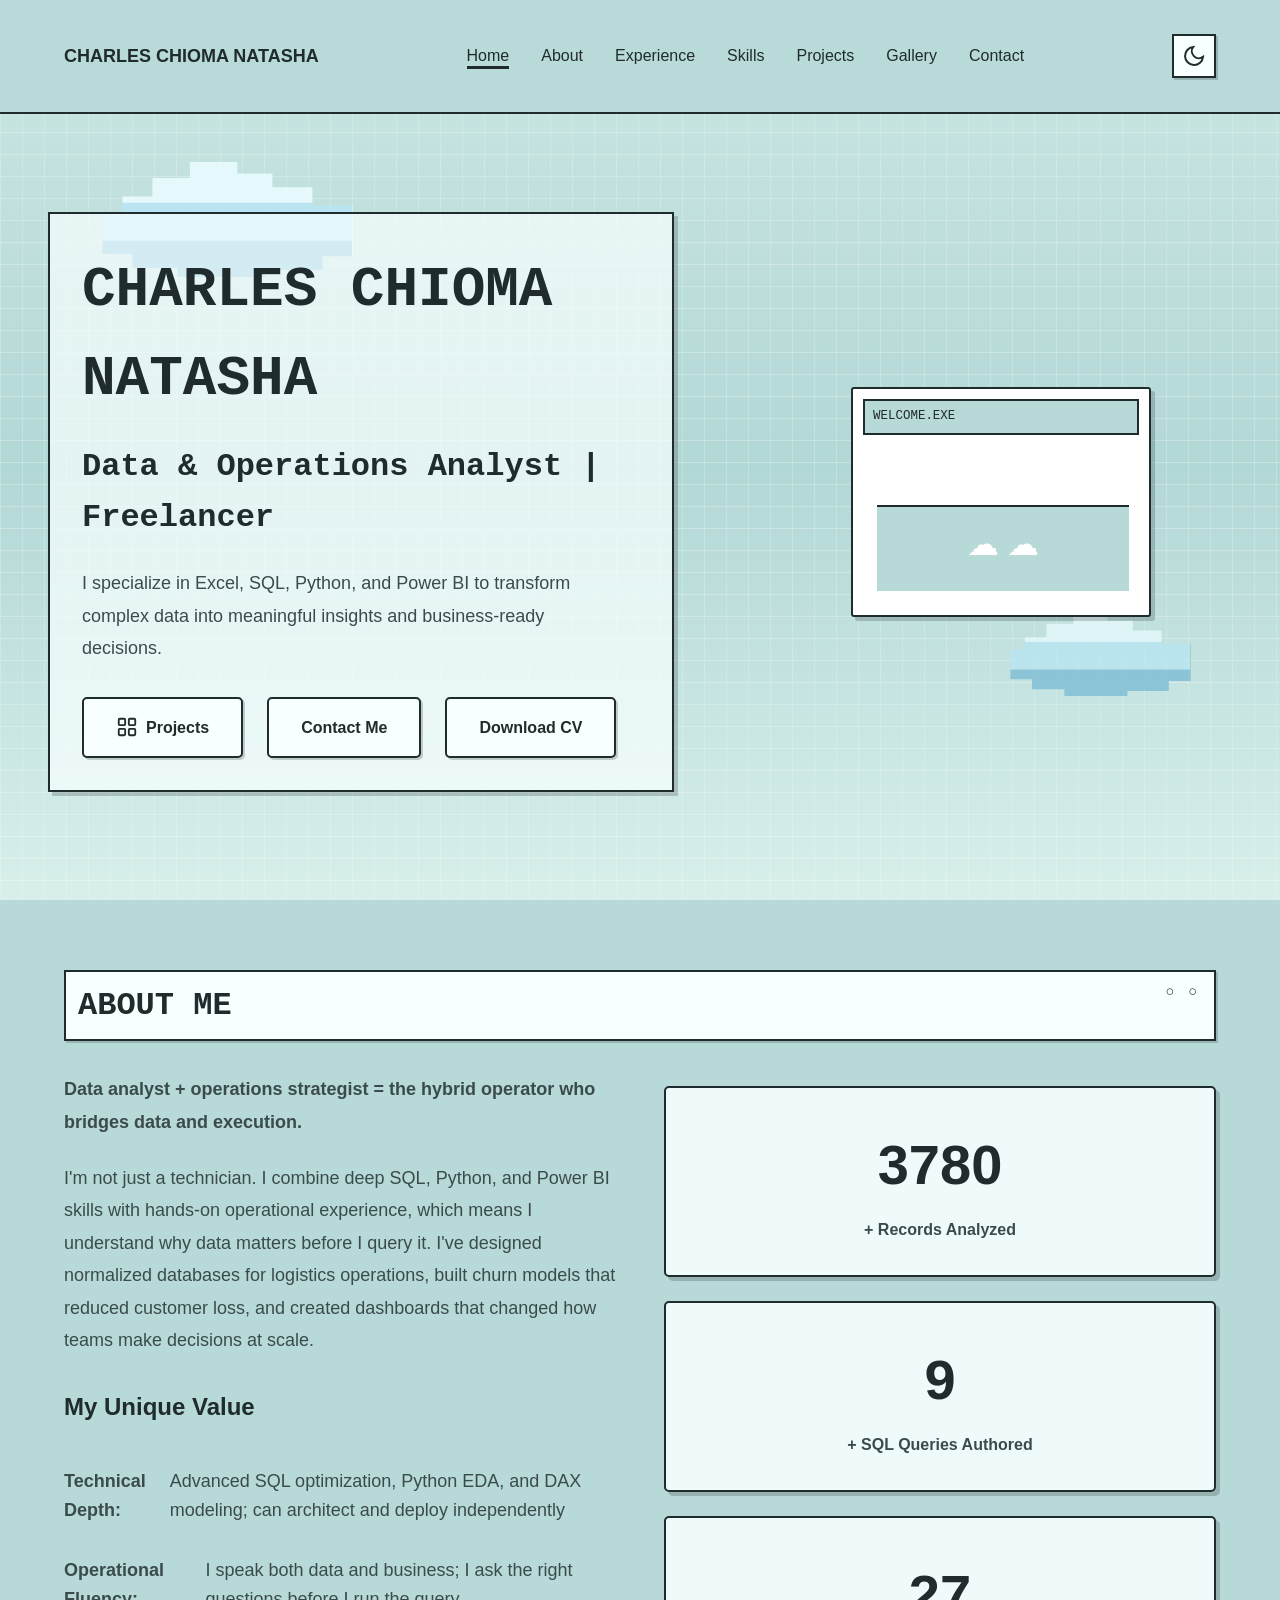
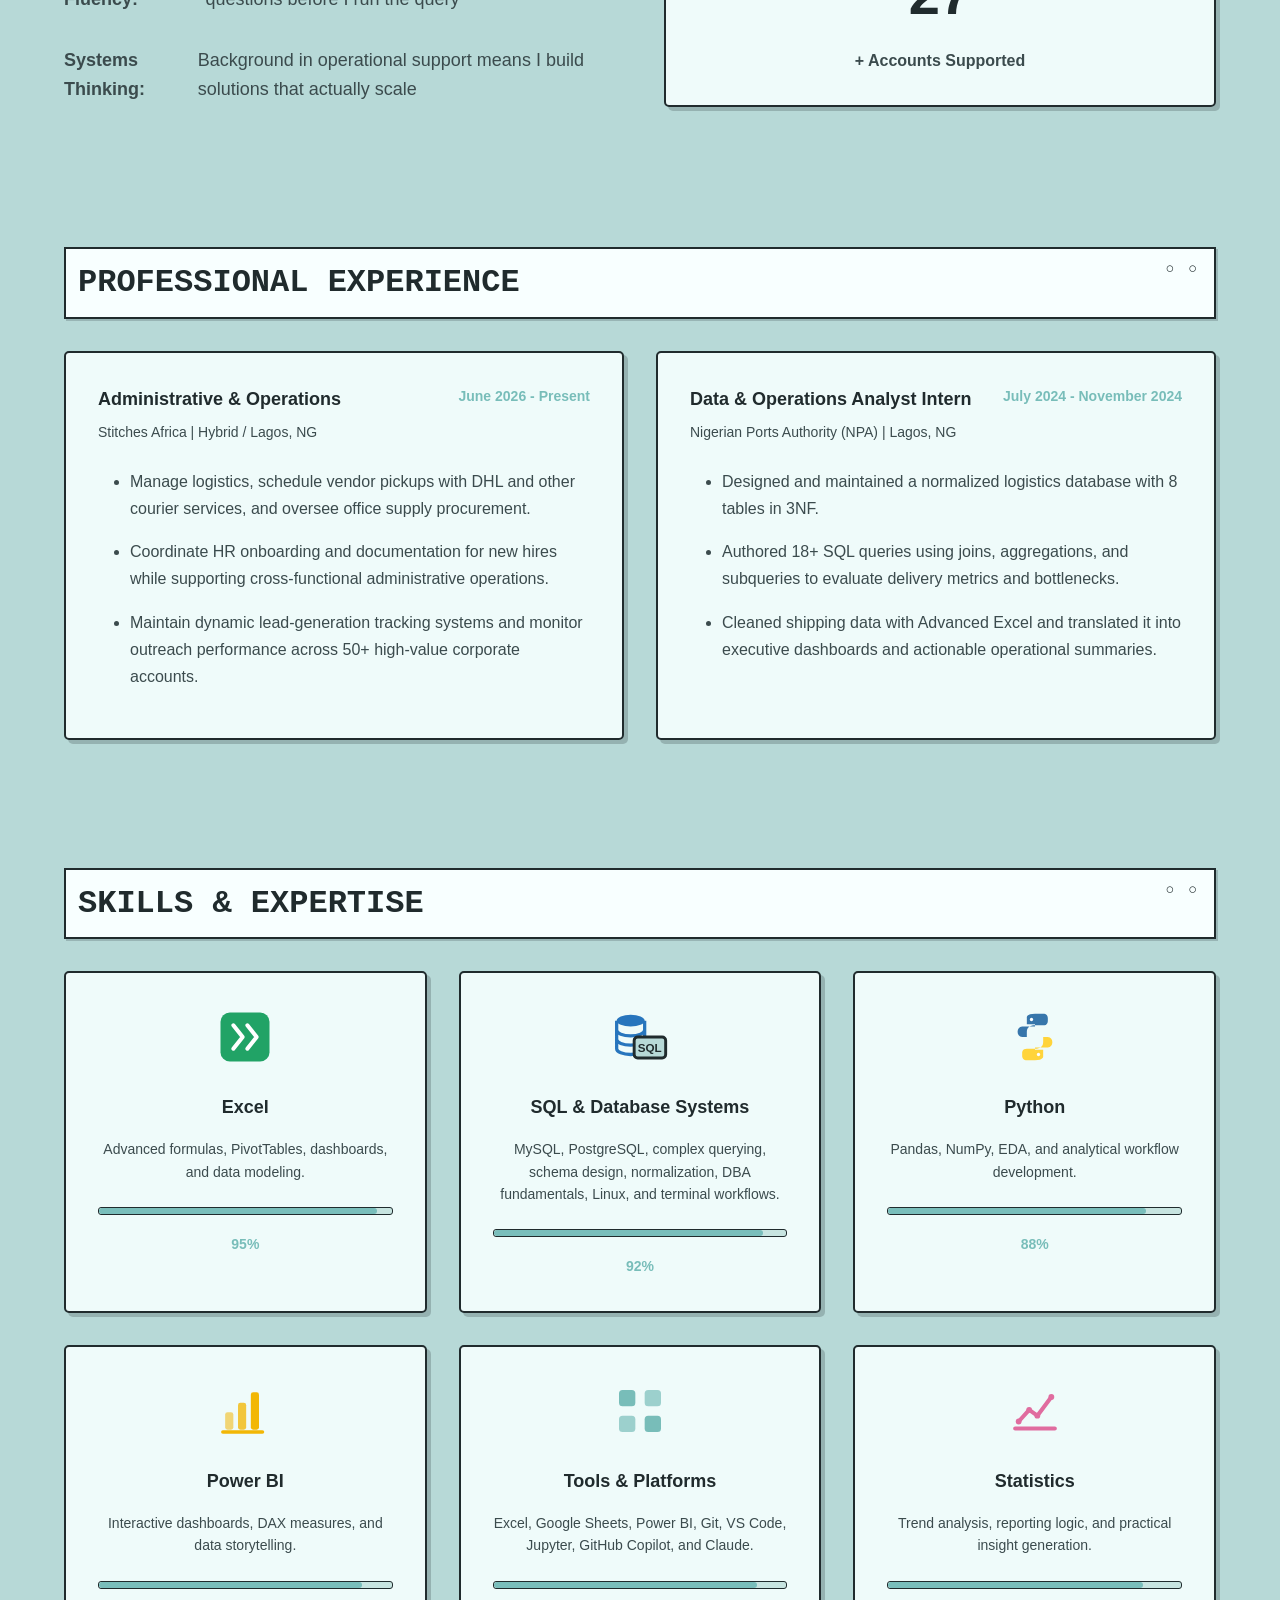
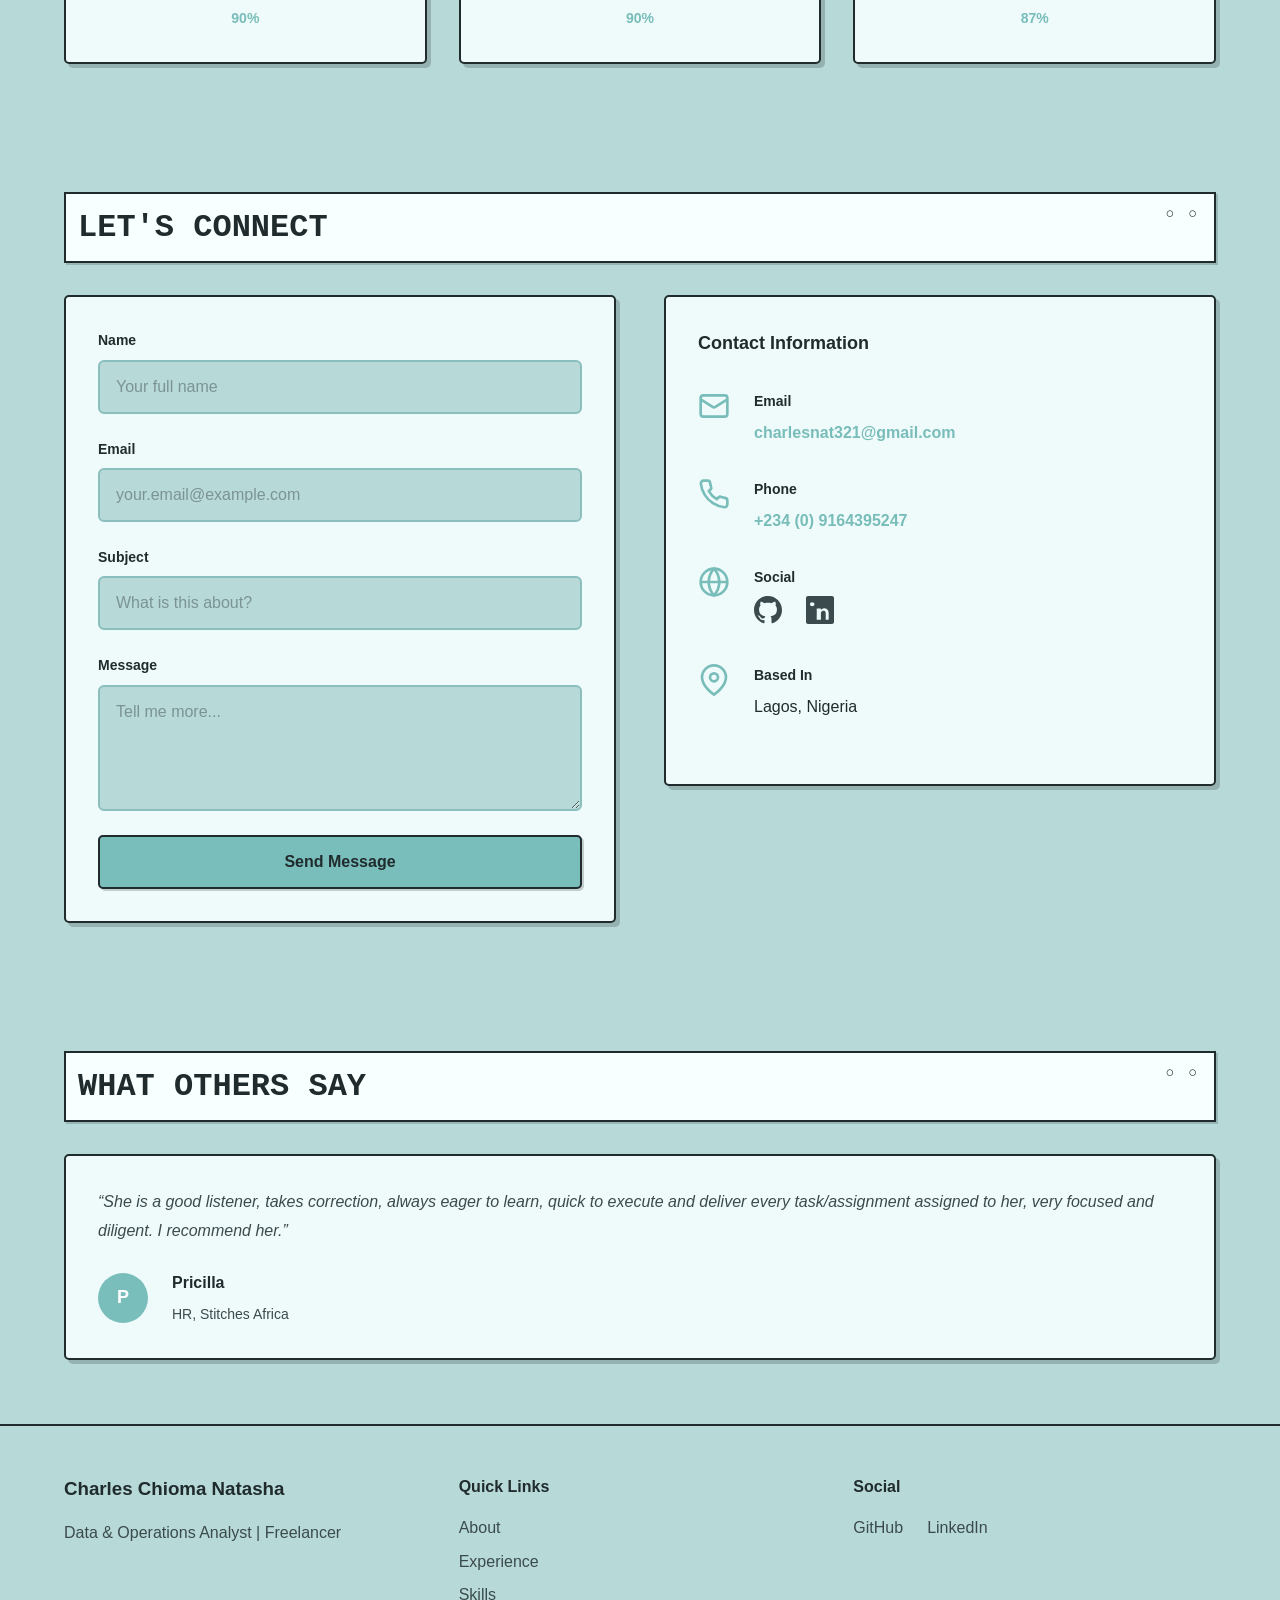
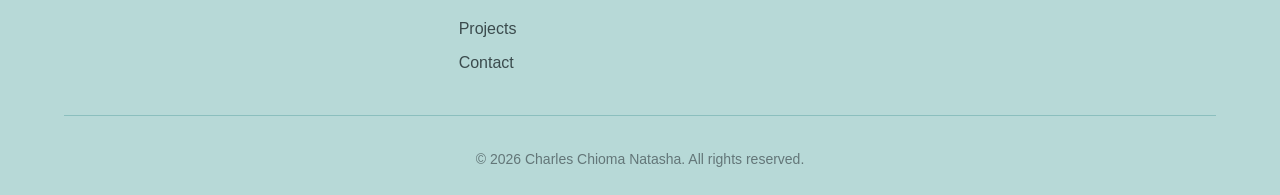
<file: index.html>
﻿<!DOCTYPE html>
<html lang="en">
<head>
    <meta charset="UTF-8">
    <meta name="viewport" content="width=device-width, initial-scale=1.0">
    <title>Charles Chioma Natasha - Data Analyst Portfolio</title>
    <link rel="stylesheet" href="style.css">
</head>
<body class="home-page">
    <nav class="navbar">
        <div class="nav-container">
            <div class="nav-logo">
                <a href="#hero">Charles Chioma Natasha</a>
            </div>
            <ul class="nav-menu">
                <li class="nav-item"><a href="#hero" class="nav-link">Home</a></li>
                <li class="nav-item"><a href="#about" class="nav-link">About</a></li>
                <li class="nav-item"><a href="#experience" class="nav-link">Experience</a></li>
                <li class="nav-item"><a href="#skills" class="nav-link">Skills</a></li>
                <li class="nav-item"><a href="projects.html" class="nav-link">Projects</a></li>
                <li class="nav-item"><a href="projects.html#gallery" class="nav-link">Gallery</a></li>
                <li class="nav-item"><a href="#contact" class="nav-link">Contact</a></li>
            </ul>
            <div class="nav-controls">
                <button class="theme-toggle" id="themeToggle" aria-label="Toggle dark/light mode">
                    <svg class="theme-icon moon-icon" viewBox="0 0 24 24" fill="none" stroke="currentColor" stroke-width="2">
                        <path d="M21 12.79A9 9 0 1 1 11.21 3 7 7 0 0 0 21 12.79z"></path>
                    </svg>
                    <svg class="theme-icon sun-icon" viewBox="0 0 24 24" fill="none" stroke="currentColor" stroke-width="2" style="display: none;">
                        <circle cx="12" cy="12" r="5"></circle>
                        <line x1="12" y1="1" x2="12" y2="3"></line>
                        <line x1="12" y1="21" x2="12" y2="23"></line>
                        <line x1="4.22" y1="4.22" x2="5.64" y2="5.64"></line>
                        <line x1="18.36" y1="18.36" x2="19.78" y2="19.78"></line>
                        <line x1="1" y1="12" x2="3" y2="12"></line>
                        <line x1="21" y1="12" x2="23" y2="12"></line>
                        <line x1="4.22" y1="19.78" x2="5.64" y2="18.36"></line>
                        <line x1="18.36" y1="5.64" x2="19.78" y2="4.22"></line>
                    </svg>
                </button>
                <div class="hamburger">
                    <span></span>
                    <span></span>
                    <span></span>
                </div>
            </div>
        </div>
    </nav>

    <section id="hero" class="hero">
        <div class="hero-content">
            <h1 class="hero-title">Charles Chioma Natasha</h1>
            <p class="hero-subtitle">Data & Operations Analyst | Freelancer</p>
            <p class="hero-description">
                I specialize in Excel, SQL, Python, and Power BI to transform complex data into meaningful insights and business-ready decisions.
            </p>
            <div class="hero-buttons">
                <a href="projects.html" class="project-shortcut" aria-label="Open projects page" title="Open projects page">
                    <svg viewBox="0 0 24 24" fill="none" stroke="currentColor" stroke-width="2" aria-hidden="true">
                        <rect x="3" y="3" width="7" height="7" rx="1"></rect>
                        <rect x="14" y="3" width="7" height="7" rx="1"></rect>
                        <rect x="3" y="14" width="7" height="7" rx="1"></rect>
                        <rect x="14" y="14" width="7" height="7" rx="1"></rect>
                    </svg>
                    <span>Projects</span>
                </a>
                <a href="#contact" class="btn btn-secondary">Contact Me</a>
                <a href="assets/Resume%20%281%29.pdf" class="btn btn-outline" download>Download CV</a>
            </div>
        </div>
        <div class="hero-visual">
            <div class="hero-shape"></div>
        </div>
    </section>

    <section id="about" class="about">
        <div class="container">
            <h2 class="section-title">About Me</h2>
            <div class="about-content">
                <div class="about-text">
                    <p>
                        <strong>Data analyst + operations strategist = the hybrid operator who bridges data and execution.</strong>
                    </p>
                    <p>
                        I'm not just a technician. I combine deep SQL, Python, and Power BI skills with hands-on operational experience, which means I understand why data matters before I query it. I've designed normalized databases for logistics operations, built churn models that reduced customer loss, and created dashboards that changed how teams make decisions at scale.
                    </p>
                    <h3>My Unique Value</h3>
                    <ul class="values-list">
                        <li><strong>Technical Depth:</strong> Advanced SQL optimization, Python EDA, and DAX modeling; can architect and deploy independently</li>
                        <li><strong>Operational Fluency:</strong> I speak both data and business; I ask the right questions before I run the query</li>
                        <li><strong>Systems Thinking:</strong> Background in operational support means I build solutions that actually scale</li>
                    </ul>
                </div>
                <div class="about-stats">
                    <div class="stat-card">
                        <h3 class="stat-number" data-target="7000">0</h3>
                        <p class="stat-label">+ Records Analyzed</p>
                    </div>
                    <div class="stat-card">
                        <h3 class="stat-number" data-target="18">0</h3>
                        <p class="stat-label">+ SQL Queries Authored</p>
                    </div>
                    <div class="stat-card">
                        <h3 class="stat-number" data-target="50">0</h3>
                        <p class="stat-label">+ Accounts Supported</p>
                    </div>
                </div>
            </div>
        </div>
    </section>

    <section id="experience" class="experience">
        <div class="container">
            <h2 class="section-title">Professional Experience</h2>
            <div class="experience-grid">
                <article class="experience-card">
                    <div class="experience-heading">
                        <div>
                            <h3>Administrative &amp; Operations</h3>
                            <p class="experience-company">Stitches Africa | Hybrid / Lagos, NG</p>
                        </div>
                        <span class="experience-date">June 2026 - Present</span>
                    </div>
                    <ul class="experience-list">
                        <li>Manage logistics, schedule vendor pickups with DHL and other courier services, and oversee office supply procurement.</li>
                        <li>Coordinate HR onboarding and documentation for new hires while supporting cross-functional administrative operations.</li>
                        <li>Maintain dynamic lead-generation tracking systems and monitor outreach performance across 50+ high-value corporate accounts.</li>
                    </ul>
                </article>
                <article class="experience-card">
                    <div class="experience-heading">
                        <div>
                            <h3>Data & Operations Analyst Intern</h3>
                            <p class="experience-company">Nigerian Ports Authority (NPA) | Lagos, NG</p>
                        </div>
                        <span class="experience-date">July 2024 - November 2024</span>
                    </div>
                    <ul class="experience-list">
                        <li>Designed and maintained a normalized logistics database with 8 tables in 3NF.</li>
                        <li>Authored 18+ SQL queries using joins, aggregations, and subqueries to evaluate delivery metrics and bottlenecks.</li>
                        <li>Cleaned shipping data with Advanced Excel and translated it into executive dashboards and actionable operational summaries.</li>
                    </ul>
                </article>
            </div>
        </div>
    </section>

    <section id="skills" class="skills">
        <div class="container">
            <h2 class="section-title">Skills & Expertise</h2>
            <div class="skills-grid">
                <div class="skill-card">
                    <div class="skill-icon" aria-hidden="true"><svg class="app-icon excel-icon" viewBox="0 0 48 48" fill="none"><rect x="3" y="3" width="42" height="42" rx="8" fill="currentColor"/><path d="m14 14 8 10-8 10m12-20 8 10-8 10" stroke="#fff" stroke-width="3.5" stroke-linecap="round" stroke-linejoin="round"/></svg></div>
                    <h3>Excel</h3>
                    <p class="skill-description">Advanced formulas, PivotTables, dashboards, and data modeling.</p>
                    <div class="progress-bar"><div class="progress" style="width:95%"></div></div>
                    <span class="progress-text">95%</span>
                </div>
                <div class="skill-card">
                    <div class="skill-icon" aria-hidden="true"><svg class="app-icon sql-icon" viewBox="0 0 48 48" fill="none"><ellipse cx="16" cy="10" rx="12" ry="5" fill="currentColor"/><path d="M4 10v24c0 2.8 5.4 5 12 5s12-2.2 12-5V10M4 18c0 2.8 5.4 5 12 5s12-2.2 12-5M4 26c0 2.8 5.4 5 12 5s12-2.2 12-5" stroke="currentColor" stroke-width="2.8"/><rect x="19" y="24" width="27" height="18" rx="3" fill="#b7d9d7" stroke="#202b2d" stroke-width="2.5"/><text x="22" y="37" fill="#202b2d" font-size="10" font-family="Arial, sans-serif" font-weight="700">SQL</text></svg></div>
                    <h3>SQL &amp; Database Systems</h3>
                    <p class="skill-description">MySQL, PostgreSQL, complex querying, schema design, normalization, DBA fundamentals, Linux, and terminal workflows.</p>
                    <div class="progress-bar"><div class="progress" style="width:92%"></div></div>
                    <span class="progress-text">92%</span>
                </div>
                <div class="skill-card">
                    <div class="skill-icon" aria-hidden="true"><svg class="app-icon python-icon" viewBox="0 0 48 48" fill="none"><path d="M24 4c-7.4 0-7 3.2-7 3.2V13h7v2H13c-5.2 0-5.2 9 0 9h4v-4.2c0-3.8 2.4-5.8 7-5.8h7c3.8 0 4-2.8 4-4V8c0-2.2-1.2-4-4-4h-7Z" fill="#3776AB"/><circle cx="21" cy="9" r="1.4" fill="#fff"/><path d="M24 44c7.4 0 7-3.2 7-3.2V35h-7v-2h11c5.2 0 5.2-9 0-9h-4v4.2c0 3.8-2.4 5.8-7 5.8h-7c-3.8 0-4 2.8-4 4v2c0 2.2 1.2 4 4 4h7Z" fill="#FFD43B"/><circle cx="27" cy="39" r="1.4" fill="#fff"/></svg></div>
                    <h3>Python</h3>
                    <p class="skill-description">Pandas, NumPy, EDA, and analytical workflow development.</p>
                    <div class="progress-bar"><div class="progress" style="width:88%"></div></div>
                    <span class="progress-text">88%</span>
                </div>
                <div class="skill-card">
                    <div class="skill-icon" aria-hidden="true"><svg class="app-icon powerbi-icon" viewBox="0 0 48 48" fill="none"><rect x="7" y="25" width="7" height="15" rx="2" fill="currentColor" opacity=".55"/><rect x="18" y="17" width="7" height="23" rx="2" fill="currentColor" opacity=".78"/><rect x="29" y="8" width="7" height="32" rx="2" fill="currentColor"/><path d="M5 42h34" stroke="currentColor" stroke-width="3" stroke-linecap="round"/></svg></div>
                    <h3>Power BI</h3>
                    <p class="skill-description">Interactive dashboards, DAX measures, and data storytelling.</p>
                    <div class="progress-bar"><div class="progress" style="width:90%"></div></div>
                    <span class="progress-text">90%</span>
                </div>
                <div class="skill-card">
                    <div class="skill-icon" aria-hidden="true"><svg class="app-icon tools-icon" viewBox="0 0 48 48" fill="none"><rect x="6" y="6" width="14" height="14" rx="3" fill="currentColor"/><rect x="28" y="6" width="14" height="14" rx="3" fill="currentColor" opacity=".7"/><rect x="6" y="28" width="14" height="14" rx="3" fill="currentColor" opacity=".7"/><rect x="28" y="28" width="14" height="14" rx="3" fill="currentColor"/></svg></div>
                    <h3>Tools & Platforms</h3>
                    <p class="skill-description">Excel, Google Sheets, Power BI, Git, VS Code, Jupyter, GitHub Copilot, and Claude.</p>
                    <div class="progress-bar"><div class="progress" style="width:90%"></div></div>
                    <span class="progress-text">90%</span>
                </div>
                <div class="skill-card">
                    <div class="skill-icon" aria-hidden="true"><svg class="app-icon statistics-icon" viewBox="0 0 48 48" fill="none"><path d="M7 39h34M10 33l9-10 7 5 12-16" stroke="currentColor" stroke-width="3.5" stroke-linecap="round" stroke-linejoin="round"/><circle cx="10" cy="33" r="2.5" fill="currentColor"/><circle cx="19" cy="23" r="2.5" fill="currentColor"/><circle cx="26" cy="28" r="2.5" fill="currentColor"/><circle cx="38" cy="12" r="2.5" fill="currentColor"/></svg></div>
                    <h3>Statistics</h3>
                    <p class="skill-description">Trend analysis, reporting logic, and practical insight generation.</p>
                    <div class="progress-bar"><div class="progress" style="width:87%"></div></div>
                    <span class="progress-text">87%</span>
                </div>
            </div>
        </div>
    </section>

    <section id="projects" class="projects">
        <div class="container">
            <h2 class="section-title">Featured Projects</h2>
            <div class="project-filters">
                <button class="filter-btn active" data-filter="all">All Projects</button>
                <button class="filter-btn" data-filter="powerbi">Power BI</button>
                <button class="filter-btn" data-filter="python">Python</button>
                <button class="filter-btn" data-filter="sql">SQL</button>
                <button class="filter-btn" data-filter="web">Web Development</button>
            </div>
            <div class="projects-grid">
                <div class="project-card" data-category="powerbi">
                    <div class="project-image">
                        <img src="assets/sales-dashboard-preview.png.png" alt="Sales Dashboard">
                    </div>
                    <div class="project-content">
                        <h3>Sales Analytics Dashboard</h3>
                        <p>Built an interactive dashboard tracking quarterly sales, regional trends, and KPI performance with clear profitability visibility.</p>
                        <div class="project-tools">
                            <span class="tool-badge">Power BI</span>
                            <span class="tool-badge">Power Query</span>
                            <span class="tool-badge">DAX</span>
                        </div>
                        <div class="project-buttons">
                            <a href="https://github.com/charlesnatasha/Sales-dashboard-" target="_blank" class="btn btn-small btn-primary">GitHub</a>
                        </div>
                    </div>
                </div>
                <div class="project-card" data-category="python">
                    <div class="project-image">
                        <img src="assets/churn_tenure.png" alt="Churn Analysis">
                    </div>
                    <div class="project-content">
                        <h3>Customer Churn Analysis</h3>
                        <p>Analyzed 7,000+ customer records to identify churn risk and retention opportunities using Python and visual analysis.</p>
                        <div class="project-tools">
                            <span class="tool-badge">Python</span>
                            <span class="tool-badge">Pandas</span>
                            <span class="tool-badge">Matplotlib</span>
                        </div>
                        <div class="project-buttons">
                            <a href="https://github.com/charlesnatasha/customer-churn-analysis" target="_blank" class="btn btn-small btn-primary">GitHub</a>
                        </div>
                    </div>
                </div>
                <div class="project-card" data-category="sql">
                    <div class="project-image">
                        <img src="assets/courier-success-rate.png" alt="Logistics Database">
                    </div>
                    <div class="project-content">
                        <h3>Logistics Database Management System</h3>
                        <p>Designed a normalized logistics database with 8 tables in 3NF and authored 18+ SQL queries to support performance analysis.</p>
                        <div class="project-tools">
                            <span class="tool-badge">SQL</span>
                            <span class="tool-badge">MySQL</span>
                            <span class="tool-badge">Normalization</span>
                        </div>
                        <div class="project-buttons">
                            <a href="https://github.com/charlesnatasha/logistics-database" target="_blank" class="btn btn-small btn-primary">GitHub</a>
                        </div>
                    </div>
                </div>
                <div class="project-card" data-category="powerbi">
                    <div class="project-image">
                        <img src="assets/Executive dashboard.png" alt="Executive Dashboard">
                    </div>
                    <div class="project-content">
                        <h3>Executive Scorecard Dashboard</h3>
                        <p>Built an executive-level dashboard consolidating key business metrics and KPIs into a single, real-time view for strategic decision-making and performance tracking.</p>
                        <div class="project-tools">
                            <span class="tool-badge">Power BI</span>
                            <span class="tool-badge">Data Visualization</span>
                            <span class="tool-badge">Business Intelligence</span>
                        </div>
                        <div class="project-buttons">
                            <a href="https://github.com/charlesnatasha/power-bi-executive-scorecard.git" target="_blank" rel="noopener" class="btn btn-small btn-primary">GitHub</a>
                        </div>
                    </div>
                </div>
                <div class="project-card" data-category="python">
                    <div class="project-image">
                        <img src="assets/dashboard-screenshot.png" alt="E-commerce analytics dashboard">
                    </div>
                    <div class="project-content">
                        <h3>Automated Data Pipeline &amp; Analytics Dashboard</h3>
                        <p>Built an end-to-end Python ETL pipeline to clean and transform 5,000+ e-commerce transactions, then created a professional Power BI dashboard with real-time KPIs. Analyzed $4.9M in revenue and processed 5,000 customer records across 8 interactive visualizations.</p>
                        <div class="project-tools">
                            <span class="tool-badge">Python</span>
                            <span class="tool-badge">Pandas</span>
                            <span class="tool-badge">Power BI</span>
                            <span class="tool-badge">ETL</span>
                        </div>
                        <div class="project-buttons">
                            <a href="https://github.com/charlesnatasha/ecommerce-data-pipeline" target="_blank" rel="noopener" class="btn btn-small btn-primary">GitHub</a>
                        </div>
                    </div>
                </div>
                <div class="project-card" data-category="python">
                    <div class="project-image">
                        <img src="assets/top6_features.png" alt="Top six features in breast cancer classification model">
                    </div>
                    <div class="project-content">
                        <h3>Breast Cancer Wisconsin, EDA &amp; Baseline Classifier</h3>
                        <p>Analyzed 569 tumor samples to identify which cell-nuclei measurements distinguish malignant from benign tumors. Built a logistic regression baseline achieving 96.5% accuracy and 0.996 ROC-AUC with L2 regularization to handle severe multicollinearity.</p>
                        <div class="project-tools">
                            <span class="tool-badge">Python</span>
                            <span class="tool-badge">Pandas</span>
                            <span class="tool-badge">Scikit-learn</span>
                            <span class="tool-badge">Matplotlib</span>
                            <span class="tool-badge">Seaborn</span>
                        </div>
                        <div class="project-buttons">
                            <a href="https://github.com/charlesnatasha/breast-cancer-wisconsin-eda" target="_blank" rel="noopener" class="btn btn-small btn-primary">GitHub</a>
                        </div>
                    </div>
                </div>
                <div class="project-card" data-category="web">
                    <div class="project-image">
                        <img src="assets/habit_tracker.png" alt="Habit tracker calendar interface">
                    </div>
                    <div class="project-content">
                        <h3>Habit Tracker Calendar</h3>
                        <p>An interactive web application for tracking daily habits with a visual calendar interface. Users can set custom habits and mark completion dates with persistent local storage.</p>
                        <div class="project-tools">
                            <span class="tool-badge">Vanilla JavaScript</span>
                            <span class="tool-badge">HTML/CSS</span>
                            <span class="tool-badge">localStorage</span>
                            <span class="tool-badge">DOM Manipulation</span>
                        </div>
                        <div class="project-buttons">
                            <a href="https://github.com/charlesnatasha/Habit-tracker-calender" target="_blank" rel="noopener" class="btn btn-small btn-primary">GitHub</a>
                            <a href="https://charlesnatasha.github.io/Habit-tracker-calender/habittracker.html" target="_blank" rel="noopener" class="btn btn-small btn-secondary">Live Demo</a>
                        </div>
                    </div>
                </div>
            </div>
        </div>
    </section>

    <section id="gallery" class="gallery">
        <div class="container">
            <h2 class="section-title">Work Samples Gallery</h2>
            <p class="gallery-subtitle">Visual snapshots from my data analysis projects</p>
            <div class="gallery-grid">
                <div class="gallery-item">
                    <div class="gallery-card">
                        <div class="gallery-image-wrapper">
                            <a href="assets/sales-dashboard-preview.png.png" target="_blank" rel="noopener" aria-label="View full Sales Analytics Dashboard image">
                                <img src="assets/sales-dashboard-preview.png.png" alt="Sales Dashboard Preview">
                                <div class="gallery-overlay">
                                    <p>Sales Analytics Dashboard</p>
                                </div>
                            </a>
                        </div>
                        <div class="gallery-label">Power BI Dashboard</div>
                    </div>
                </div>
                <div class="gallery-item">
                    <div class="gallery-card">
                        <div class="gallery-image-wrapper">
                            <a href="assets/Executive dashboard.png" target="_blank" rel="noopener" aria-label="View full Executive Dashboard image">
                                <img src="assets/Executive dashboard.png" alt="Executive Dashboard Preview">
                                <div class="gallery-overlay">
                                    <p>Executive Dashboard</p>
                                </div>
                            </a>
                        </div>
                        <div class="gallery-label">Power BI Dashboard</div>
                    </div>
                </div>
                <div class="gallery-item">
                    <div class="gallery-card">
                        <div class="gallery-image-wrapper">
                            <a href="assets/churn_tenure.png" target="_blank" rel="noopener" aria-label="View full Customer Churn Analysis image">
                                <img src="assets/churn_tenure.png" alt="Churn Tenure Analysis">
                                <div class="gallery-overlay">
                                    <p>Customer Churn Analysis</p>
                                </div>
                            </a>
                        </div>
                        <div class="gallery-label">Python Analysis</div>
                    </div>
                </div>
                <div class="gallery-item">
                    <div class="gallery-card">
                        <div class="gallery-image-wrapper">
                            <a href="assets/churn_contract.png" target="_blank" rel="noopener" aria-label="View full Contract Churn Metrics image">
                                <img src="assets/churn_contract.png" alt="Churn Contract Analysis">
                                <div class="gallery-overlay">
                                    <p>Contract Churn Metrics</p>
                                </div>
                            </a>
                        </div>
                        <div class="gallery-label">Data Visualization</div>
                    </div>
                </div>
                <div class="gallery-item">
                    <div class="gallery-card">
                        <div class="gallery-image-wrapper">
                            <a href="assets/churn_payment.png" target="_blank" rel="noopener" aria-label="View full Payment Churn Patterns image">
                                <img src="assets/churn_payment.png" alt="Churn Payment Analysis">
                                <div class="gallery-overlay">
                                    <p>Payment Churn Patterns</p>
                                </div>
                            </a>
                        </div>
                        <div class="gallery-label">Analytics Report</div>
                    </div>
                </div>
                <div class="gallery-item">
                    <div class="gallery-card">
                        <div class="gallery-image-wrapper">
                            <a href="assets/courier-success-rate.png" target="_blank" rel="noopener" aria-label="View full Courier Success Metrics image">
                                <img src="assets/courier-success-rate.png" alt="Logistics Success Rate">
                                <div class="gallery-overlay">
                                    <p>Courier Success Metrics</p>
                                </div>
                            </a>
                        </div>
                        <div class="gallery-label">SQL Analytics</div>
                    </div>
                </div>
                <div class="gallery-item">
                    <div class="gallery-card">
                        <div class="gallery-image-wrapper">
                            <a href="assets/dashboard-screenshot.png" target="_blank" rel="noopener" aria-label="View full E-commerce Analytics Dashboard image">
                                <img src="assets/dashboard-screenshot.png" alt="E-commerce Analytics Dashboard">
                                <div class="gallery-overlay">
                                    <p>E-commerce Analytics Dashboard</p>
                                </div>
                            </a>
                        </div>
                        <div class="gallery-label">Power BI Dashboard</div>
                    </div>
                </div>
                <div class="gallery-item">
                    <div class="gallery-card">
                        <div class="gallery-image-wrapper">
                            <a href="assets/sample1.png" target="_blank" rel="noopener" aria-label="View full Python analysis sample 1 image">
                                <img src="assets/sample1.png" alt="Python Analysis Sample 1">
                                <div class="gallery-overlay">
                                    <p>Python Analysis Sample 1</p>
                                </div>
                            </a>
                        </div>
                        <div class="gallery-label">Python Analysis</div>
                    </div>
                </div>
                <div class="gallery-item">
                    <div class="gallery-card">
                        <div class="gallery-image-wrapper">
                            <a href="assets/sample%202.png" target="_blank" rel="noopener" aria-label="View full Python analysis sample 2 image">
                                <img src="assets/sample%202.png" alt="Python Analysis Sample 2">
                                <div class="gallery-overlay">
                                    <p>Python Analysis Sample 2</p>
                                </div>
                            </a>
                        </div>
                        <div class="gallery-label">Python Analysis</div>
                    </div>
                </div>
                <div class="gallery-item">
                    <div class="gallery-card">
                        <div class="gallery-image-wrapper">
                            <a href="assets/sample%203.png" target="_blank" rel="noopener" aria-label="View full Python analysis sample 3 image">
                                <img src="assets/sample%203.png" alt="Python Analysis Sample 3">
                                <div class="gallery-overlay">
                                    <p>Python Analysis Sample 3</p>
                                </div>
                            </a>
                        </div>
                        <div class="gallery-label">Python Analysis</div>
                    </div>
                </div>
            </div>
        </div>
    </section>

    <section id="contact" class="contact">
        <div class="container">
            <h2 class="section-title">Let's Connect</h2>
            <div class="contact-content">
                <div class="contact-form-wrapper">
                    <form class="contact-form" id="contactForm">
                        <div class="form-group">
                            <label for="name">Name</label>
                            <input type="text" id="name" name="name" placeholder="Your full name" autocomplete="name" required>
                        </div>
                        <div class="form-group">
                            <label for="email">Email</label>
                            <input type="email" id="email" name="email" placeholder="your.email@example.com" autocomplete="email" required>
                        </div>
                        <div class="form-group">
                            <label for="subject">Subject</label>
                            <input type="text" id="subject" name="subject" placeholder="What is this about?" autocomplete="off" required>
                        </div>
                        <div class="form-group">
                            <label for="message">Message</label>
                            <textarea id="message" name="message" rows="5" placeholder="Tell me more..." autocomplete="off" required></textarea>
                        </div>
                        <button type="submit" class="btn btn-primary">Send Message</button>
                    </form>
                </div>
                <div class="contact-info">
                    <h3>Contact Information</h3>
                    <div class="contact-item">
                        <svg class="contact-icon" viewBox="0 0 24 24" fill="none" stroke="currentColor" stroke-width="2">
                            <rect x="2" y="4" width="20" height="16" rx="2"></rect>
                            <path d="m22 7-8.97 5.7a1.94 1.94 0 0 1-2.06 0L2 7"></path>
                        </svg>
                        <div>
                            <p class="contact-label">Email</p>
                            <a href="mailto:charlesnat321@gmail.com">charlesnat321@gmail.com</a>
                        </div>
                    </div>
                    <div class="contact-item">
                        <svg class="contact-icon" viewBox="0 0 24 24" fill="none" stroke="currentColor" stroke-width="2">
                            <path d="M22 16.92v3a2 2 0 0 1-2.18 2 19.79 19.79 0 0 1-8.63-3.07 19.5 19.5 0 0 1-6-6 19.79 19.79 0 0 1-3.07-8.67A2 2 0 0 1 4.11 2h3a2 2 0 0 1 2 1.72 12.84 12.84 0 0 0 .7 2.81 2 2 0 0 1-.45 2.11L8.09 9.91a16 16 0 0 0 6 6l1.27-1.27a2 2 0 0 1 2.11-.45 12.84 12.84 0 0 0 2.81.7A2 2 0 0 1 22 16.92z"></path>
                        </svg>
                        <div>
                            <p class="contact-label">Phone</p>
                            <a href="tel:+23409164395247">+234 (0) 9164395247</a>
                        </div>
                    </div>
                    <div class="contact-item">
                        <svg class="contact-icon" viewBox="0 0 24 24" fill="none" stroke="currentColor" stroke-width="2">
                            <circle cx="12" cy="12" r="10"></circle>
                            <path d="M2 12h20M12 2a15.3 15.3 0 0 1 4 10 15.3 15.3 0 0 1-4 10 15.3 15.3 0 0 1-4-10 15.3 15.3 0 0 1 4-10z"></path>
                        </svg>
                        <div>
                            <p class="contact-label">Social</p>
                            <div class="social-links">
                                <a href="https://github.com/charlesnatasha" target="_blank" aria-label="GitHub">
                                    <svg class="social-icon" viewBox="0 0 24 24" fill="currentColor"><path d="M12 0c-6.626 0-12 5.373-12 12 0 5.302 3.438 9.8 8.207 11.387.599.111.793-.261.793-.577v-2.234c-3.338.726-4.033-1.416-4.033-1.416-.546-1.387-1.333-1.756-1.333-1.756-1.089-.745.083-.729.083-.729 1.205.084 1.839 1.237 1.839 1.237 1.07 1.834 2.807 1.304 3.492.997.107-.775.418-1.305.762-1.604-2.665-.305-5.467-1.334-5.467-5.931 0-1.311.469-2.381 1.236-3.221-.124-.303-.535-1.524.117-3.176 0 0 1.008-.322 3.301 1.23.957-.266 1.983-.399 3.003-.404 1.02.005 2.047.138 3.006.404 2.291-1.552 3.297-1.23 3.297-1.23.653 1.653.242 2.874.118 3.176.77.84 1.235 1.911 1.235 3.221 0 4.609-2.807 5.624-5.479 5.921.43.372.823 1.102.823 2.222v3.293c0 .319.192.694.801.576 4.765-1.589 8.199-6.086 8.199-11.386 0-6.627-5.373-12-12-12z"></path></svg>
                                </a>
                                <a href="https://linkedin.com/in/charles-natasha" target="_blank" aria-label="LinkedIn">
                                    <svg class="social-icon" viewBox="0 0 24 24" fill="currentColor"><path d="M20.447 20.452h-3.554v-5.569c0-1.328-.475-2.236-1.986-2.236-1.081 0-1.722.722-2.004 1.418-.103.249-.129.597-.129.946v5.441h-3.554s.043-8.837 0-9.766h3.554v1.381l-.022.034h.022v-.034c.431-.665 1.199-1.61 2.92-1.61 2.134 0 3.731 1.405 3.731 4.426v5.569zM5.337 8.855c-1.144 0-1.915-.762-1.915-1.715 0-.955.77-1.715 1.916-1.715.846 0 1.915.76 1.915 1.715 0 .953-.769 1.715-1.916 1.715zM3.585 20.452h3.554V10.686H3.585v9.766zM22.225 0H1.771C.792 0 0 .774 0 1.729v20.542C0 23.227.792 24 1.771 24h20.451C23.2 24 24 23.227 24 22.271V1.729C24 .774 23.2 0 22.225 0z"></path></svg>
                                </a>
                            </div>
                        </div>
                    </div>
                    <div class="contact-item">
                        <svg class="contact-icon" viewBox="0 0 24 24" fill="none" stroke="currentColor" stroke-width="2">
                            <path d="M21 10c0 7-9 13-9 13s-9-6-9-13a9 9 0 0 1 18 0z"></path>
                            <circle cx="12" cy="10" r="3"></circle>
                        </svg>
                        <div>
                            <p class="contact-label">Based In</p>
                            <p>Lagos, Nigeria</p>
                        </div>
                    </div>
                </div>
            </div>
        </div>
    </section>

    <section id="testimonials" class="testimonials">
        <div class="container">
            <h2 class="section-title">What Others Say</h2>
            <div class="testimonials-grid">
                <div class="testimonial-card">
                    <p class="testimonial-text">“She is a good listener, takes correction, always eager to learn, quick to execute and deliver every task/assignment assigned to her, very focused and diligent. I recommend her.”</p>
                    <div class="testimonial-author">
                        <div class="author-avatar">P</div>
                        <div>
                            <p class="author-name">Pricilla</p>
                            <p class="author-title">HR, Stitches Africa</p>
                        </div>
                    </div>
                </div>
            </div>
        </div>
    </section>

    <footer class="footer">
        <div class="container">
            <div class="footer-content">
                <div class="footer-section">
                    <h3>Charles Chioma Natasha</h3>
                    <p>Data & Operations Analyst | Freelancer</p>
                </div>
                <div class="footer-section">
                    <h4>Quick Links</h4>
                    <ul>
                        <li><a href="#about">About</a></li>
                        <li><a href="#experience">Experience</a></li>
                        <li><a href="#skills">Skills</a></li>
                        <li><a href="projects.html">Projects</a></li>
                        <li><a href="#contact">Contact</a></li>
                    </ul>
                </div>
                <div class="footer-section">
                    <h4>Social</h4>
                    <div class="footer-social">
                        <a href="https://github.com/charlesnatasha" target="_blank">GitHub</a>
                        <a href="https://linkedin.com/in/charles-natasha" target="_blank">LinkedIn</a>
                    </div>
                </div>
            </div>
            <div class="footer-bottom">
                <p>&copy; 2026 Charles Chioma Natasha. All rights reserved.</p>
            </div>
        </div>
    </footer>

    <script src="script.js"></script>
</body>
</html>
</file>
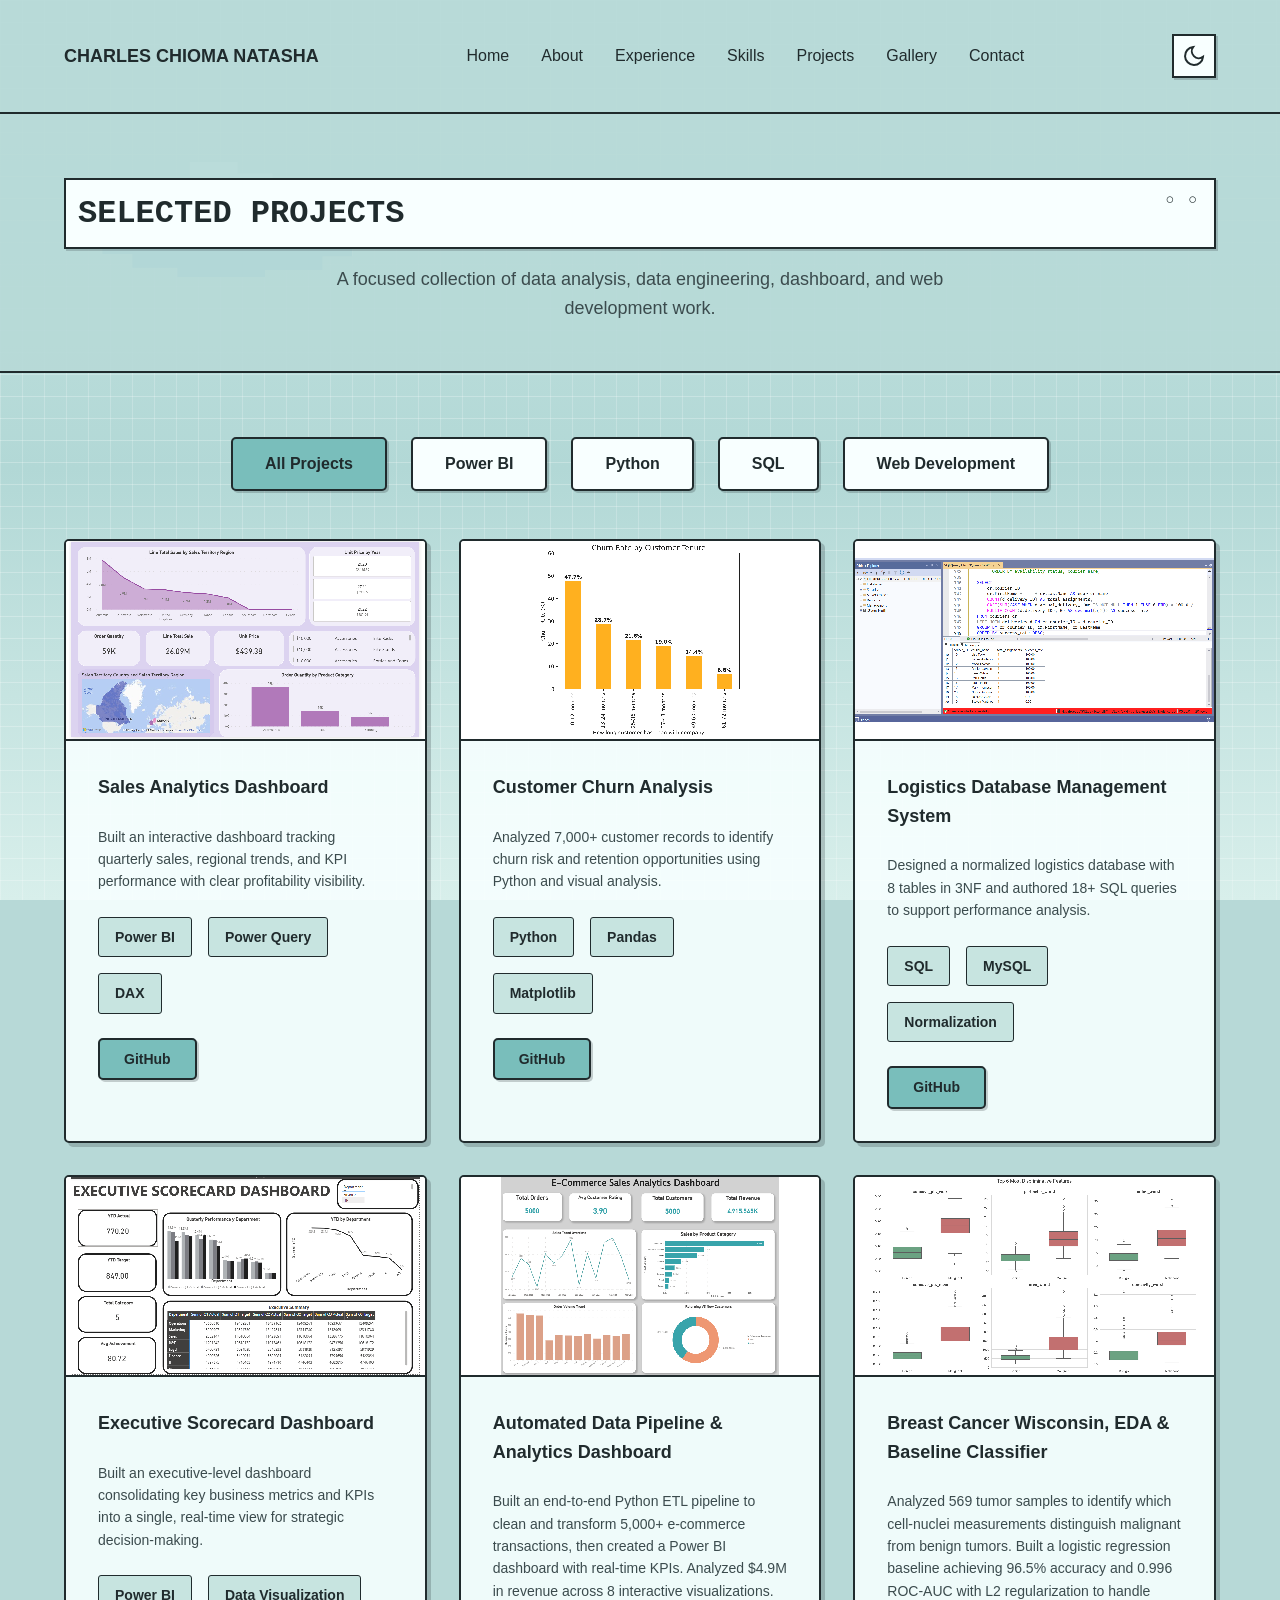
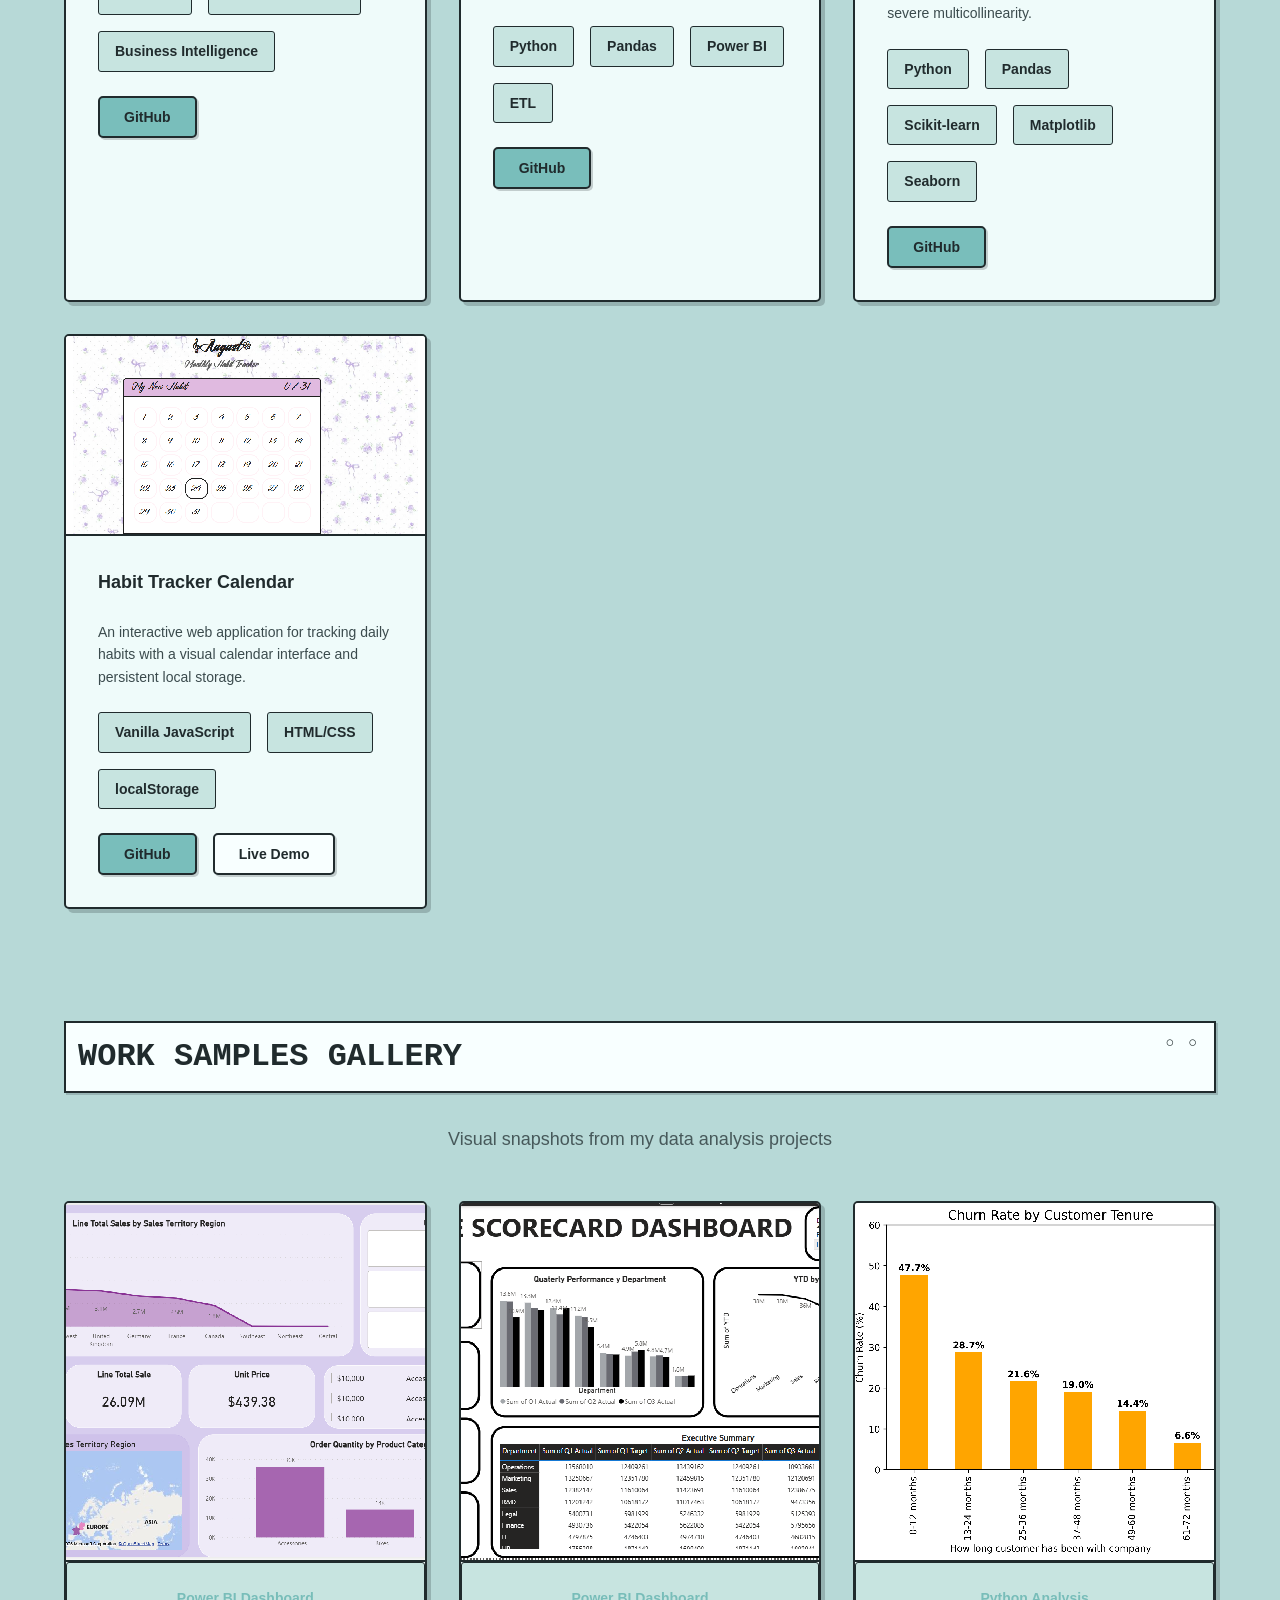
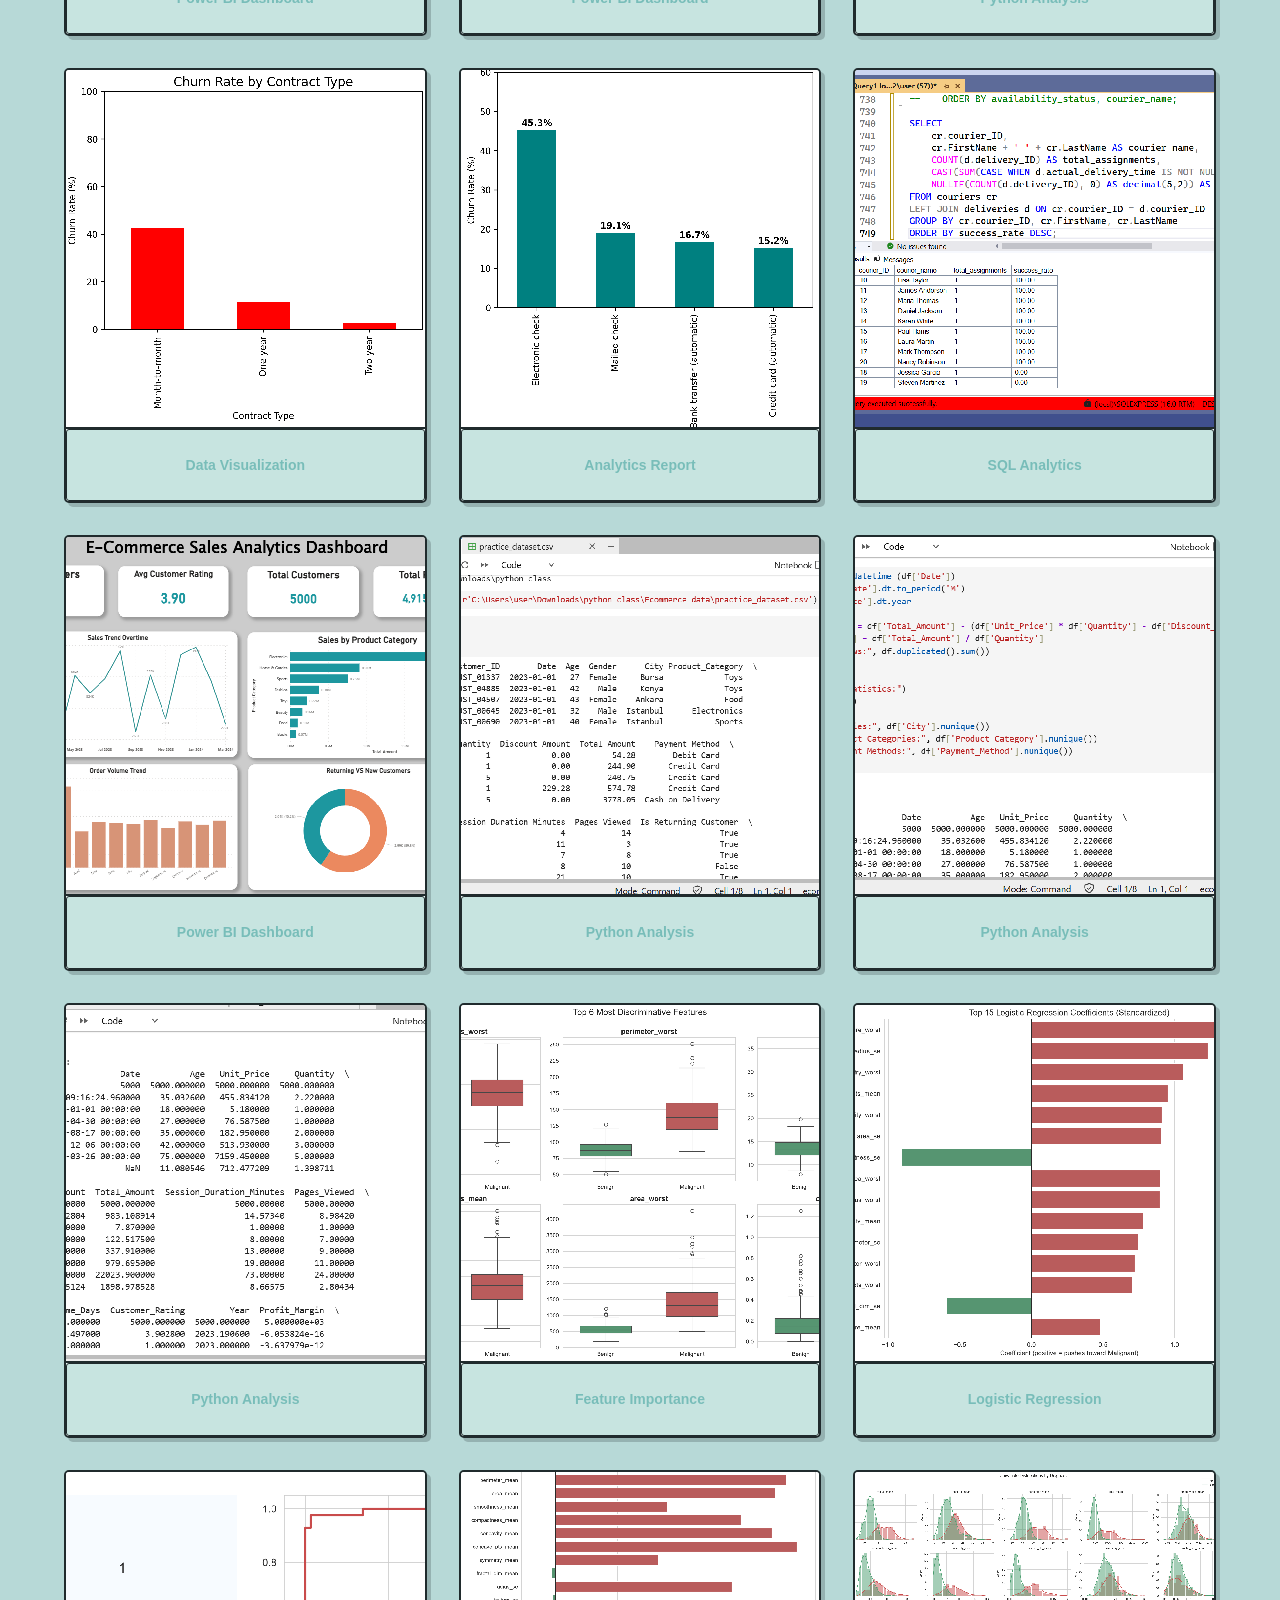
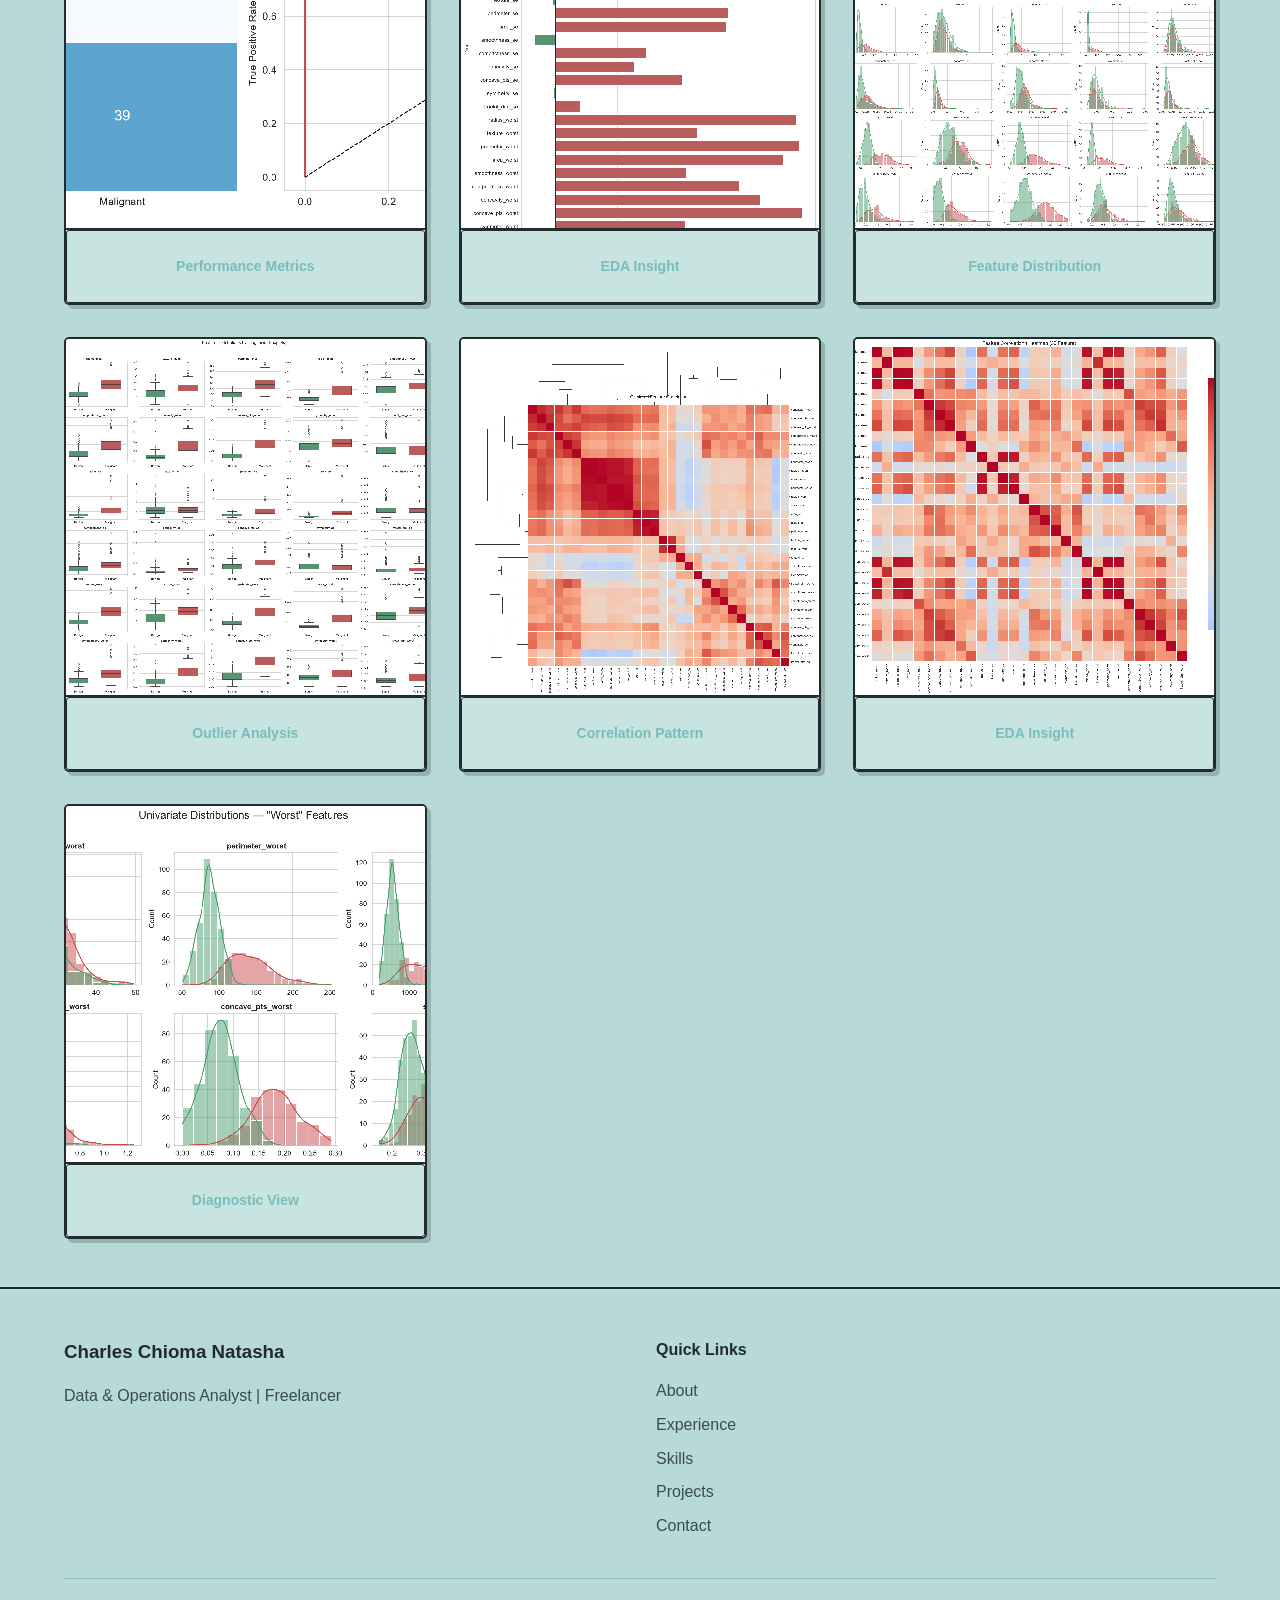
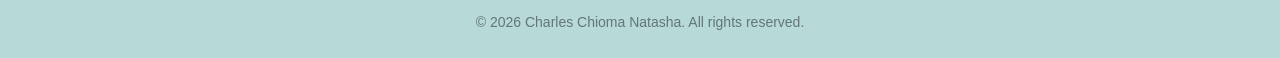
<file: projects.html>
<!DOCTYPE html>
<html lang="en">
<head>
    <meta charset="UTF-8">
    <meta name="viewport" content="width=device-width, initial-scale=1.0">
    <title>Projects - Charles Chioma Natasha</title>
    <link rel="stylesheet" href="style.css">
</head>
<body class="projects-page">
    <nav class="navbar">
        <div class="nav-container">
            <div class="nav-logo"><a href="index.html#hero">Charles Chioma Natasha</a></div>
            <ul class="nav-menu">
                <li class="nav-item"><a href="index.html#hero" class="nav-link">Home</a></li>
                <li class="nav-item"><a href="index.html#about" class="nav-link">About</a></li>
                <li class="nav-item"><a href="index.html#experience" class="nav-link">Experience</a></li>
                <li class="nav-item"><a href="index.html#skills" class="nav-link">Skills</a></li>
                <li class="nav-item"><a href="projects.html" class="nav-link active">Projects</a></li>
                <li class="nav-item"><a href="#gallery" class="nav-link">Gallery</a></li>
                <li class="nav-item"><a href="index.html#contact" class="nav-link">Contact</a></li>
            </ul>
            <div class="nav-controls">
                <button class="theme-toggle" id="themeToggle" aria-label="Toggle dark/light mode">
                    <svg class="theme-icon moon-icon" viewBox="0 0 24 24" fill="none" stroke="currentColor" stroke-width="2"><path d="M21 12.79A9 9 0 1 1 11.21 3 7 7 0 0 0 21 12.79z"></path></svg>
                    <svg class="theme-icon sun-icon" viewBox="0 0 24 24" fill="none" stroke="currentColor" stroke-width="2" style="display: none;"><circle cx="12" cy="12" r="5"></circle><line x1="12" y1="1" x2="12" y2="3"></line><line x1="12" y1="21" x2="12" y2="23"></line><line x1="4.22" y1="4.22" x2="5.64" y2="5.64"></line><line x1="18.36" y1="18.36" x2="19.78" y2="19.78"></line><line x1="1" y1="12" x2="3" y2="12"></line><line x1="21" y1="12" x2="23" y2="12"></line><line x1="4.22" y1="19.78" x2="5.64" y2="18.36"></line><line x1="18.36" y1="5.64" x2="19.78" y2="4.22"></line></svg>
                </button>
                <div class="hamburger"><span></span><span></span><span></span></div>
            </div>
        </div>
    </nav>

    <main>
        <section class="projects-page-header">
            <div class="container">
                <h1 class="section-title">Selected Projects</h1>
                <p class="projects-page-intro">A focused collection of data analysis, data engineering, dashboard, and web development work.</p>
            </div>
        </section>

        <section id="projects" class="projects">
            <div class="container">
                <div class="project-filters">
                    <button class="filter-btn active" data-filter="all">All Projects</button>
                    <button class="filter-btn" data-filter="powerbi">Power BI</button>
                    <button class="filter-btn" data-filter="python">Python</button>
                    <button class="filter-btn" data-filter="sql">SQL</button>
                    <button class="filter-btn" data-filter="web">Web Development</button>
                </div>
                <div class="projects-grid">
                    <div class="project-card" data-category="powerbi">
                        <div class="project-image"><img src="assets/sales-dashboard-preview.png.png" alt="Sales Dashboard"></div>
                        <div class="project-content">
                            <h3>Sales Analytics Dashboard</h3>
                            <p>Built an interactive dashboard tracking quarterly sales, regional trends, and KPI performance with clear profitability visibility.</p>
                            <div class="project-tools"><span class="tool-badge">Power BI</span><span class="tool-badge">Power Query</span><span class="tool-badge">DAX</span></div>
                            <div class="project-buttons"><a href="https://github.com/charlesnatasha/Sales-dashboard-" target="_blank" rel="noopener" class="btn btn-small btn-primary">GitHub</a></div>
                        </div>
                    </div>
                    <div class="project-card" data-category="python">
                        <div class="project-image"><img src="assets/churn_tenure.png" alt="Churn Analysis"></div>
                        <div class="project-content">
                            <h3>Customer Churn Analysis</h3>
                            <p>Analyzed 7,000+ customer records to identify churn risk and retention opportunities using Python and visual analysis.</p>
                            <div class="project-tools"><span class="tool-badge">Python</span><span class="tool-badge">Pandas</span><span class="tool-badge">Matplotlib</span></div>
                            <div class="project-buttons"><a href="https://github.com/charlesnatasha/customer-churn-analysis" target="_blank" rel="noopener" class="btn btn-small btn-primary">GitHub</a></div>
                        </div>
                    </div>
                    <div class="project-card" data-category="sql">
                        <div class="project-image"><img src="assets/courier-success-rate.png" alt="Logistics Database"></div>
                        <div class="project-content">
                            <h3>Logistics Database Management System</h3>
                            <p>Designed a normalized logistics database with 8 tables in 3NF and authored 18+ SQL queries to support performance analysis.</p>
                            <div class="project-tools"><span class="tool-badge">SQL</span><span class="tool-badge">MySQL</span><span class="tool-badge">Normalization</span></div>
                            <div class="project-buttons"><a href="https://github.com/charlesnatasha/logistics-database" target="_blank" rel="noopener" class="btn btn-small btn-primary">GitHub</a></div>
                        </div>
                    </div>
                    <div class="project-card" data-category="powerbi">
                        <div class="project-image"><img src="assets/Executive dashboard.png" alt="Executive Dashboard"></div>
                        <div class="project-content">
                            <h3>Executive Scorecard Dashboard</h3>
                            <p>Built an executive-level dashboard consolidating key business metrics and KPIs into a single, real-time view for strategic decision-making.</p>
                            <div class="project-tools"><span class="tool-badge">Power BI</span><span class="tool-badge">Data Visualization</span><span class="tool-badge">Business Intelligence</span></div>
                            <div class="project-buttons"><a href="https://github.com/charlesnatasha/power-bi-executive-scorecard.git" target="_blank" rel="noopener" class="btn btn-small btn-primary">GitHub</a></div>
                        </div>
                    </div>
                    <div class="project-card" data-category="python">
                        <div class="project-image"><img src="assets/dashboard-screenshot.png" alt="E-commerce analytics dashboard"></div>
                        <div class="project-content">
                            <h3>Automated Data Pipeline &amp; Analytics Dashboard</h3>
                            <p>Built an end-to-end Python ETL pipeline to clean and transform 5,000+ e-commerce transactions, then created a Power BI dashboard with real-time KPIs. Analyzed $4.9M in revenue across 8 interactive visualizations.</p>
                            <div class="project-tools"><span class="tool-badge">Python</span><span class="tool-badge">Pandas</span><span class="tool-badge">Power BI</span><span class="tool-badge">ETL</span></div>
                            <div class="project-buttons"><a href="https://github.com/charlesnatasha/ecommerce-data-pipeline" target="_blank" rel="noopener" class="btn btn-small btn-primary">GitHub</a></div>
                        </div>
                    </div>
                    <div class="project-card" data-category="python">
                        <div class="project-image"><img src="assets/top6_features.png" alt="Top six features in breast cancer classification model"></div>
                        <div class="project-content">
                            <h3>Breast Cancer Wisconsin, EDA &amp; Baseline Classifier</h3>
                            <p>Analyzed 569 tumor samples to identify which cell-nuclei measurements distinguish malignant from benign tumors. Built a logistic regression baseline achieving 96.5% accuracy and 0.996 ROC-AUC with L2 regularization to handle severe multicollinearity.</p>
                            <div class="project-tools"><span class="tool-badge">Python</span><span class="tool-badge">Pandas</span><span class="tool-badge">Scikit-learn</span><span class="tool-badge">Matplotlib</span><span class="tool-badge">Seaborn</span></div>
                            <div class="project-buttons"><a href="https://github.com/charlesnatasha/breast-cancer-wisconsin-eda" target="_blank" rel="noopener" class="btn btn-small btn-primary">GitHub</a></div>
                        </div>
                    </div>
                    <div class="project-card" data-category="web">
                        <div class="project-image"><img src="assets/habit_tracker.png" alt="Habit tracker calendar interface"></div>
                        <div class="project-content">
                            <h3>Habit Tracker Calendar</h3>
                            <p>An interactive web application for tracking daily habits with a visual calendar interface and persistent local storage.</p>
                            <div class="project-tools"><span class="tool-badge">Vanilla JavaScript</span><span class="tool-badge">HTML/CSS</span><span class="tool-badge">localStorage</span></div>
                            <div class="project-buttons"><a href="https://github.com/charlesnatasha/Habit-tracker-calender" target="_blank" rel="noopener" class="btn btn-small btn-primary">GitHub</a><a href="https://charlesnatasha.github.io/Habit-tracker-calender/" target="_blank" rel="noopener" class="btn btn-small btn-secondary">Live Demo</a></div>
                        </div>
                    </div>
                </div>
            </div>
        </section>

        <section id="gallery" class="gallery">
            <div class="container">
                <h2 class="section-title">Work Samples Gallery</h2>
                <p class="gallery-subtitle">Visual snapshots from my data analysis projects</p>
                <div class="gallery-grid">
                    <div class="gallery-item"><div class="gallery-card"><div class="gallery-image-wrapper"><a href="assets/sales-dashboard-preview.png.png" target="_blank" rel="noopener" aria-label="View full Sales Analytics Dashboard image"><img src="assets/sales-dashboard-preview.png.png" alt="Sales Dashboard Preview"><div class="gallery-overlay"><p>Sales Analytics Dashboard</p></div></a></div><div class="gallery-label">Power BI Dashboard</div></div></div>
                    <div class="gallery-item"><div class="gallery-card"><div class="gallery-image-wrapper"><a href="assets/Executive dashboard.png" target="_blank" rel="noopener" aria-label="View full Executive Dashboard image"><img src="assets/Executive dashboard.png" alt="Executive Dashboard Preview"><div class="gallery-overlay"><p>Executive Dashboard</p></div></a></div><div class="gallery-label">Power BI Dashboard</div></div></div>
                    <div class="gallery-item"><div class="gallery-card"><div class="gallery-image-wrapper"><a href="assets/churn_tenure.png" target="_blank" rel="noopener" aria-label="View full Customer Churn Analysis image"><img src="assets/churn_tenure.png" alt="Churn Tenure Analysis"><div class="gallery-overlay"><p>Customer Churn Analysis</p></div></a></div><div class="gallery-label">Python Analysis</div></div></div>
                    <div class="gallery-item"><div class="gallery-card"><div class="gallery-image-wrapper"><a href="assets/churn_contract.png" target="_blank" rel="noopener" aria-label="View full Contract Churn Metrics image"><img src="assets/churn_contract.png" alt="Churn Contract Analysis"><div class="gallery-overlay"><p>Contract Churn Metrics</p></div></a></div><div class="gallery-label">Data Visualization</div></div></div>
                    <div class="gallery-item"><div class="gallery-card"><div class="gallery-image-wrapper"><a href="assets/churn_payment.png" target="_blank" rel="noopener" aria-label="View full Payment Churn Patterns image"><img src="assets/churn_payment.png" alt="Churn Payment Analysis"><div class="gallery-overlay"><p>Payment Churn Patterns</p></div></a></div><div class="gallery-label">Analytics Report</div></div></div>
                    <div class="gallery-item"><div class="gallery-card"><div class="gallery-image-wrapper"><a href="assets/courier-success-rate.png" target="_blank" rel="noopener" aria-label="View full Courier Success Metrics image"><img src="assets/courier-success-rate.png" alt="Logistics Success Rate"><div class="gallery-overlay"><p>Courier Success Metrics</p></div></a></div><div class="gallery-label">SQL Analytics</div></div></div>
                    <div class="gallery-item"><div class="gallery-card"><div class="gallery-image-wrapper"><a href="assets/dashboard-screenshot.png" target="_blank" rel="noopener" aria-label="View full E-commerce Analytics Dashboard image"><img src="assets/dashboard-screenshot.png" alt="E-commerce Analytics Dashboard"><div class="gallery-overlay"><p>E-commerce Analytics Dashboard</p></div></a></div><div class="gallery-label">Power BI Dashboard</div></div></div>
                    <div class="gallery-item"><div class="gallery-card"><div class="gallery-image-wrapper"><a href="assets/sample1.png" target="_blank" rel="noopener" aria-label="View full Python analysis sample 1 image"><img src="assets/sample1.png" alt="Python Analysis Sample 1"><div class="gallery-overlay"><p>Python Analysis Sample 1</p></div></a></div><div class="gallery-label">Python Analysis</div></div></div>
                    <div class="gallery-item"><div class="gallery-card"><div class="gallery-image-wrapper"><a href="assets/sample%202.png" target="_blank" rel="noopener" aria-label="View full Python analysis sample 2 image"><img src="assets/sample%202.png" alt="Python Analysis Sample 2"><div class="gallery-overlay"><p>Python Analysis Sample 2</p></div></a></div><div class="gallery-label">Python Analysis</div></div></div>
                    <div class="gallery-item"><div class="gallery-card"><div class="gallery-image-wrapper"><a href="assets/sample%203.png" target="_blank" rel="noopener" aria-label="View full Python analysis sample 3 image"><img src="assets/sample%203.png" alt="Python Analysis Sample 3"><div class="gallery-overlay"><p>Python Analysis Sample 3</p></div></a></div><div class="gallery-label">Python Analysis</div></div></div>
                    <div class="gallery-item"><div class="gallery-card"><div class="gallery-image-wrapper"><a href="assets/top6_features.png" target="_blank" rel="noopener" aria-label="View full Top 6 Features image"><img src="assets/top6_features.png" alt="Top 6 features analysis"><div class="gallery-overlay"><p>Top 6 Features</p></div></a></div><div class="gallery-label">Feature Importance</div></div></div>
                    <div class="gallery-item"><div class="gallery-card"><div class="gallery-image-wrapper"><a href="assets/coefficients.png" target="_blank" rel="noopener" aria-label="View full Model Coefficients image"><img src="assets/coefficients.png" alt="Model coefficients plot"><div class="gallery-overlay"><p>Model Coefficients</p></div></a></div><div class="gallery-label">Logistic Regression</div></div></div>
                    <div class="gallery-item"><div class="gallery-card"><div class="gallery-image-wrapper"><a href="assets/model_evaluation.png" target="_blank" rel="noopener" aria-label="View full Model Evaluation image"><img src="assets/model_evaluation.png" alt="Model evaluation metrics"><div class="gallery-overlay"><p>Model Evaluation</p></div></a></div><div class="gallery-label">Performance Metrics</div></div></div>
                    <div class="gallery-item"><div class="gallery-card"><div class="gallery-image-wrapper"><a href="assets/target_correlation.png" target="_blank" rel="noopener" aria-label="View full Target Correlation image"><img src="assets/target_correlation.png" alt="Target correlation plot"><div class="gallery-overlay"><p>Target Correlation</p></div></a></div><div class="gallery-label">EDA Insight</div></div></div>
                    <div class="gallery-item"><div class="gallery-card"><div class="gallery-image-wrapper"><a href="assets/univariate_grid.png" target="_blank" rel="noopener" aria-label="View full Univariate Grid image"><img src="assets/univariate_grid.png" alt="Univariate grid distribution plot"><div class="gallery-overlay"><p>Univariate Grid</p></div></a></div><div class="gallery-label">Feature Distribution</div></div></div>
                    <div class="gallery-item"><div class="gallery-card"><div class="gallery-image-wrapper"><a href="assets/boxplots_all.png" target="_blank" rel="noopener" aria-label="View full Boxplots image"><img src="assets/boxplots_all.png" alt="Boxplots for all features"><div class="gallery-overlay"><p>Boxplots All</p></div></a></div><div class="gallery-label">Outlier Analysis</div></div></div>
                    <div class="gallery-item"><div class="gallery-card"><div class="gallery-image-wrapper"><a href="assets/clustermap.png" target="_blank" rel="noopener" aria-label="View full Clustermap image"><img src="assets/clustermap.png" alt="Clustermap of feature correlations"><div class="gallery-overlay"><p>Clustermap</p></div></a></div><div class="gallery-label">Correlation Pattern</div></div></div>
                    <div class="gallery-item"><div class="gallery-card"><div class="gallery-image-wrapper"><a href="assets/Correlation_heatmap.png" target="_blank" rel="noopener" aria-label="View full Correlation Heatmap image"><img src="assets/Correlation_heatmap.png" alt="Correlation heatmap"><div class="gallery-overlay"><p>Correlation Heatmap</p></div></a></div><div class="gallery-label">EDA Insight</div></div></div>
                    <div class="gallery-item"><div class="gallery-card"><div class="gallery-image-wrapper"><a href="assets/univariate_worst.png" target="_blank" rel="noopener" aria-label="View full Univariate Worst image"><img src="assets/univariate_worst.png" alt="Worst features univariate distributions"><div class="gallery-overlay"><p>Univariate Worst</p></div></a></div><div class="gallery-label">Diagnostic View</div></div></div>
                </div>
            </div>
        </section>
    </main>

    <footer class="footer"><div class="container"><div class="footer-content"><div class="footer-section"><h3>Charles Chioma Natasha</h3><p>Data &amp; Operations Analyst | Freelancer</p></div><div class="footer-section"><h4>Quick Links</h4><ul><li><a href="index.html#about">About</a></li><li><a href="index.html#experience">Experience</a></li><li><a href="index.html#skills">Skills</a></li><li><a href="projects.html">Projects</a></li><li><a href="index.html#contact">Contact</a></li></ul></div></div><div class="footer-bottom"><p>&copy; 2026 Charles Chioma Natasha. All rights reserved.</p></div></div></footer>
    <script src="script.js"></script>
</body>
</html>
</file>
<file: style.css>
﻿/* ============================================
   CSS VARIABLES & ROOT STYLES
   ============================================ */
:root {
    --bg-primary: #ffffff;
    --bg-secondary: #f8f5fa;
    --bg-tertiary: #e9e1ed;
    --text-primary: #1a1a1a;
    --text-secondary: #403943;
    --text-tertiary: #5f5661;
    --color-accent: #b19cd9;
    --color-accent-dark: #9370db;
    --color-success: #28a745;
    --color-warning: #ffc107;
    --color-danger: #dc3545;
    --gradient-primary: #9370db;
    --gradient-accent: #D6CFE2;
    --spacing-xs: 0.5rem;
    --spacing-sm: 1rem;
    --spacing-md: 1.5rem;
    --spacing-lg: 2rem;
    --spacing-xl: 3rem;
    --spacing-xxl: 4rem;
    --font-primary: 'Segoe UI', Tahoma, Geneva, Verdana, sans-serif;
    --font-mono: 'Courier New', monospace;
    --font-size-base: 1rem;
    --font-size-sm: 0.875rem;
    --font-size-lg: 1.125rem;
    --font-size-xl: 1.5rem;
    --font-size-2xl: 2rem;
    --font-size-3xl: 2.5rem;
    --font-size-4xl: 3.5rem;
    --transition-fast: 0.2s ease;
    --transition-base: 0.3s ease;
    --transition-slow: 0.5s ease;
    --radius-sm: 0.5rem;
    --radius-md: 0.75rem;
    --radius-lg: 1rem;
    --radius-full: 9999px;
    --shadow-sm: 0 1px 2px 0 rgba(0, 0, 0, 0.05);
    --shadow-md: 0 4px 6px -1px rgba(0, 0, 0, 0.1);
    --shadow-lg: 0 10px 15px -3px rgba(0, 0, 0, 0.1);
    --shadow-xl: 0 20px 25px -5px rgba(0, 0, 0, 0.1);
}

body.dark-mode {
    --bg-primary: #0d1117;
    --bg-secondary: #161b22;
    --bg-tertiary: #21262d;
    --text-primary: #e6edf3;
    --text-secondary: #8b949e;
    --text-tertiary: #6e7681;
}

* { margin: 0; padding: 0; box-sizing: border-box; }
html { scroll-behavior: smooth; overflow-x: hidden; }
body {
    font-family: var(--font-primary);
    background-color: var(--bg-primary);
    color: var(--text-primary);
    transition: background-color var(--transition-base), color var(--transition-base);
    line-height: 1.6;
}
a { color: var(--color-accent); text-decoration: none; transition: color var(--transition-fast); }
a:hover { color: var(--color-accent-dark); }
.container { max-width: 1200px; margin: 0 auto; padding: 0 var(--spacing-md); }
section { padding: var(--spacing-xxl) 0; }
.section-title { font-size: var(--font-size-3xl); text-align: center; margin-bottom: var(--spacing-xl); font-weight: 700; position: relative; padding-bottom: var(--spacing-md); }
.section-title::after { content: ''; position: absolute; bottom: 0; left: 50%; transform: translateX(-50%); width: 60px; height: 4px; background: var(--gradient-primary); border-radius: var(--radius-full); }
.navbar { background-color: var(--bg-secondary); padding: var(--spacing-md) 0; position: sticky; top: 0; z-index: 100; box-shadow: var(--shadow-md); }
.nav-container { max-width: 1200px; margin: 0 auto; padding: 0 var(--spacing-md); display: flex; justify-content: space-between; align-items: center; }
.nav-logo a { font-size: var(--font-size-xl); font-weight: 700; color: var(--color-accent); transition: color var(--transition-fast); }
.nav-logo a:hover { color: var(--color-accent-dark); }
.nav-menu { display: flex; list-style: none; gap: var(--spacing-lg); }
.nav-link { color: var(--text-primary); font-weight: 500; transition: color var(--transition-fast); position: relative; }
.nav-link::after { content: ''; position: absolute; bottom: -5px; left: 0; width: 0; height: 2px; background: var(--color-accent); transition: width var(--transition-fast); }
.nav-link:hover::after, .nav-link.active::after { width: 100%; }
.nav-controls { display: flex; gap: var(--spacing-md); align-items: center; }
.theme-toggle { background: none; border: none; cursor: pointer; padding: var(--spacing-xs); transition: transform var(--transition-fast); display: flex; align-items: center; justify-content: center; }
.theme-toggle:hover { transform: scale(1.15) rotate(20deg); }
.theme-icon { width: 24px; height: 24px; stroke: var(--text-primary); transition: stroke var(--transition-fast); }
.theme-icon[hidden] { display: none !important; }
.theme-toggle:hover .theme-icon { stroke-width: 2.5; }
.hamburger { display: none; flex-direction: column; cursor: pointer; gap: 5px; }
.hamburger span { width: 25px; height: 3px; background-color: var(--text-primary); border-radius: var(--radius-sm); transition: var(--transition-base); }
.hamburger.active span:nth-child(1) { transform: rotate(45deg) translateY(10px); }
.hamburger.active span:nth-child(2) { opacity: 0; }
.hamburger.active span:nth-child(3) { transform: rotate(-45deg) translateY(-10px); }
.nav-controls,
.hamburger,
.theme-toggle { position: relative; z-index: 120; }
.hero { display: flex; align-items: center; justify-content: space-between; gap: var(--spacing-xl); padding: var(--spacing-xxl) 0; min-height: 100vh; background: var(--bg-secondary); }
.hero-content { flex: 1; animation: slideInLeft 0.8s ease-out; margin-left: 3rem; }
.hero-title { font-size: var(--font-size-4xl); font-weight: 700; margin-bottom: var(--spacing-sm); background: var(--gradient-primary); -webkit-background-clip: text; -webkit-text-fill-color: transparent; background-clip: text; }
.hero-subtitle { font-size: var(--font-size-2xl); color: var(--text-secondary); margin-bottom: var(--spacing-md); font-weight: 600; }
.hero-description { font-size: var(--font-size-lg); color: var(--text-secondary); margin-bottom: var(--spacing-lg); max-width: 500px; line-height: 1.8; }
.hero-buttons { display: flex; gap: var(--spacing-md); flex-wrap: wrap; align-items: center; }
.hero-visual { flex: 1; display: flex; justify-content: center; align-items: center; animation: slideInRight 0.8s ease-out; }
.hero-shape { width: 300px; height: 300px; background: var(--gradient-accent); border-radius: 30% 70% 70% 30% / 30% 30% 70% 70%; animation: blobAnimation 8s infinite; box-shadow: 0 30px 60px rgba(100, 71, 97, 0.2); }
@keyframes blobAnimation { 0%, 100% { border-radius: 30% 70% 70% 30% / 30% 30% 70% 70%; } 25% { border-radius: 58% 42% 42% 58% / 58% 58% 42% 42%; } 50% { border-radius: 70% 30% 46% 54% / 30% 30% 61% 70%; } 75% { border-radius: 56% 44% 54% 46% / 5% 61% 39% 95%; } }
@keyframes slideInLeft { from { opacity: 0; transform: translateX(-50px); } to { opacity: 1; transform: translateX(0); } }
@keyframes slideInRight { from { opacity: 0; transform: translateX(50px); } to { opacity: 1; transform: translateX(0); } }
.btn { display: inline-block; padding: var(--spacing-sm) var(--spacing-lg); border-radius: var(--radius-md); font-weight: 600; transition: all var(--transition-fast); cursor: pointer; border: 2px solid transparent; font-size: var(--font-size-base); text-align: center; }
.btn-primary { background: var(--gradient-primary); color: white; box-shadow: var(--shadow-md); }
.btn-primary:hover { transform: translateY(-2px); box-shadow: var(--shadow-lg); }
.btn-secondary { background-color: var(--bg-tertiary); color: var(--text-primary); border: 2px solid var(--color-accent); }
.btn-secondary:hover { background-color: var(--color-accent); color: white; transform: translateY(-2px); }
.btn-outline { background: transparent; color: var(--color-accent); border: 2px solid var(--color-accent); }
.btn-outline:hover { background-color: var(--color-accent); color: white; transform: translateY(-2px); }
.btn-small { padding: var(--spacing-xs) var(--spacing-md); font-size: var(--font-size-sm); }
.project-shortcut { display: inline-flex; align-items: center; gap: var(--spacing-xs); color: var(--color-accent); font-weight: 700; padding: var(--spacing-sm) var(--spacing-lg); border: 2px solid var(--color-accent); border-radius: var(--radius-md); }
.project-shortcut svg { width: 22px; height: 22px; }
.project-shortcut:hover { background-color: var(--color-accent); color: white; transform: translateY(-2px); }
.about { background-color: var(--bg-secondary); }
.about-content { display: grid; grid-template-columns: 1fr 1fr; gap: var(--spacing-xl); align-items: center; }
.about-text p { margin-bottom: var(--spacing-md); color: var(--text-secondary); line-height: 1.8; font-size: var(--font-size-lg); }
.about-text h3 { font-size: var(--font-size-xl); margin: var(--spacing-lg) 0 var(--spacing-md); color: var(--text-primary); }
.values-list { list-style: none; }
.values-list li { padding: var(--spacing-sm) 0; color: var(--text-secondary); font-size: var(--font-size-lg); display: flex; align-items: center; gap: var(--spacing-md); }
.about-stats { display: grid; grid-template-columns: 1fr; gap: var(--spacing-md); }
.stat-card { background-color: var(--bg-primary); padding: var(--spacing-lg); border-radius: var(--radius-lg); text-align: center; box-shadow: var(--shadow-md); transition: transform var(--transition-base), box-shadow var(--transition-base); }
.stat-card:hover { transform: translateY(-5px); box-shadow: var(--shadow-lg); }
.stat-number { font-size: var(--font-size-4xl); font-weight: 700; background: var(--gradient-primary); -webkit-background-clip: text; -webkit-text-fill-color: transparent; background-clip: text; margin-bottom: var(--spacing-xs); }
.stat-label { color: var(--text-secondary); font-weight: 600; }
.experience { background-color: var(--bg-primary); }
.experience-grid { display: grid; grid-template-columns: repeat(auto-fit, minmax(320px, 1fr)); gap: var(--spacing-lg); }
.experience-card { background-color: var(--bg-secondary); padding: var(--spacing-lg); border-left: 4px solid var(--color-accent); border-radius: var(--radius-md); box-shadow: var(--shadow-md); transition: transform var(--transition-base), box-shadow var(--transition-base); }
.experience-card:hover { transform: translateY(-6px); box-shadow: var(--shadow-lg); }
.experience-heading { display: flex; justify-content: space-between; gap: var(--spacing-md); align-items: flex-start; margin-bottom: var(--spacing-md); }
.experience-heading h3 { color: var(--text-primary); font-size: var(--font-size-lg); margin-bottom: var(--spacing-xs); }
.experience-company, .experience-date { color: var(--text-secondary); font-size: var(--font-size-sm); }
.experience-date { white-space: nowrap; font-weight: 600; color: var(--color-accent); }
.experience-list { padding-left: var(--spacing-lg); color: var(--text-secondary); line-height: 1.7; }
.experience-list li { margin-bottom: var(--spacing-sm); }
.skills { background: var(--bg-secondary); }
.skills-grid { display: grid; grid-template-columns: repeat(auto-fit, minmax(280px, 1fr)); gap: var(--spacing-lg); }
.skill-card { background-color: var(--bg-primary); padding: var(--spacing-lg); border-radius: var(--radius-lg); text-align: center; box-shadow: var(--shadow-md); transition: all var(--transition-base); border: 2px solid transparent; }
.skill-card:hover { transform: translateY(-8px); box-shadow: var(--shadow-lg); border-color: var(--color-accent); }
.skill-icon { width: 64px; height: 64px; margin: 0 auto var(--spacing-md); display: flex; align-items: center; justify-content: center; }
.app-icon { width: 56px; height: 56px; display: block; transition: transform var(--transition-fast); }
.skill-card:hover .app-icon { transform: scale(1.08) rotate(-3deg); }
.excel-icon { color: #21a366; }
.sql-icon { color: #2775bd; }
.python-icon { color: #3776ab; }
.powerbi-icon { color: #f2b705; }
.tools-icon { color: var(--color-accent); }
.statistics-icon { color: #e06c9f; }
.skill-card h3 { font-size: var(--font-size-lg); margin-bottom: var(--spacing-sm); color: var(--text-primary); }
.skill-description { color: var(--text-secondary); font-size: var(--font-size-sm); margin-bottom: var(--spacing-md); }
.progress-bar { background-color: var(--bg-tertiary); height: 8px; border-radius: var(--radius-full); overflow: hidden; margin-bottom: var(--spacing-sm); }
.progress { height: 100%; background: var(--gradient-primary); border-radius: var(--radius-full); transition: width 2s ease; }
.progress-text { font-weight: 700; color: var(--color-accent); font-size: var(--font-size-sm); }
.projects { background-color: var(--bg-secondary); }
.home-page #projects, .home-page #gallery { display: none; }
.projects-page-header { padding: var(--spacing-xxl) 0 var(--spacing-xl); background: var(--bg-secondary); }
.projects-page-header .section-title { margin-bottom: var(--spacing-sm); }
.projects-page-intro { max-width: 680px; margin: 0 auto; text-align: center; color: var(--text-secondary); font-size: var(--font-size-lg); }
.project-filters { display: flex; justify-content: center; gap: var(--spacing-md); margin-bottom: var(--spacing-xl); flex-wrap: wrap; }
.filter-btn { padding: var(--spacing-sm) var(--spacing-lg); border: 2px solid var(--color-accent); background: transparent; color: var(--text-primary); border-radius: var(--radius-md); cursor: pointer; transition: all var(--transition-fast); font-weight: 600; font-size: var(--font-size-base); }
.filter-btn:hover, .filter-btn.active { background: var(--color-accent); color: white; }
.projects-grid { display: grid; grid-template-columns: repeat(auto-fill, minmax(320px, 1fr)); gap: var(--spacing-lg); }
.project-card { background-color: var(--bg-primary); border-radius: var(--radius-lg); overflow: hidden; box-shadow: var(--shadow-md); transition: all var(--transition-base); opacity: 1; animation: fadeIn 0.5s ease; }
.project-card.hidden { display: none; opacity: 0; }
.project-image { width: 100%; height: 200px; background: #ffffff; display: flex; align-items: center; justify-content: center; overflow: hidden; position: relative; }
.project-image img { width: 100%; height: 100%; object-fit: contain; display: block; background: #ffffff; }
.project-placeholder { font-size: var(--font-size-lg); color: white; font-weight: 600; }
.project-image::before { content: ''; position: absolute; inset: 0; background: rgba(0, 0, 0, 0.3); }
.project-card:hover .project-image::before { background: rgba(0, 0, 0, 0); }
.project-card:hover { transform: translateY(-10px); box-shadow: var(--shadow-xl); }
.project-content { padding: var(--spacing-lg); }
.project-content h3 { font-size: var(--font-size-lg); margin-bottom: var(--spacing-md); color: var(--text-primary); }
.project-content p { color: var(--text-secondary); margin-bottom: var(--spacing-md); line-height: 1.6; font-size: var(--font-size-sm); }
.project-tools { display: flex; gap: var(--spacing-sm); margin-bottom: var(--spacing-md); flex-wrap: wrap; }
.tool-badge { display: inline-block; background-color: var(--bg-tertiary); color: var(--text-primary); padding: var(--spacing-xs) var(--spacing-sm); border-radius: var(--radius-full); font-size: var(--font-size-sm); font-weight: 600; }
.project-buttons { display: flex; gap: var(--spacing-sm); flex-wrap: wrap; }
@keyframes fadeIn { from { opacity: 0; } to { opacity: 1; } }
.contact { background: var(--bg-secondary); }
.contact-content { display: grid; grid-template-columns: 1fr 1fr; gap: var(--spacing-xl); align-items: start; }
.contact-form { display: flex; flex-direction: column; gap: var(--spacing-md); background-color: var(--bg-primary); padding: var(--spacing-lg); border-radius: var(--radius-lg); box-shadow: var(--shadow-md); }
.form-group { display: flex; flex-direction: column; gap: var(--spacing-xs); }
.form-group label { color: var(--text-primary); font-weight: 600; font-size: var(--font-size-sm); }
.form-group input, .form-group textarea { padding: var(--spacing-sm); border: 2px solid var(--bg-tertiary); border-radius: var(--radius-md); font-family: var(--font-primary); background-color: var(--bg-secondary); color: var(--text-primary); font-size: var(--font-size-base); transition: border-color var(--transition-fast); }
.form-group input::placeholder, .form-group textarea::placeholder { color: var(--text-tertiary); opacity: 0.7; }
.form-group input:focus, .form-group textarea:focus { outline: none; border-color: var(--color-accent-dark); box-shadow: 0 0 0 3px rgba(100, 71, 97, 0.14); }
.contact-info { background-color: var(--bg-primary); padding: var(--spacing-lg); border-radius: var(--radius-lg); box-shadow: var(--shadow-md); }
.contact-info h3 { font-size: var(--font-size-lg); margin-bottom: var(--spacing-lg); color: var(--text-primary); }
.contact-item { display: flex; gap: var(--spacing-md); margin-bottom: var(--spacing-lg); align-items: flex-start; }
.contact-icon { width: 32px; height: 32px; stroke: var(--color-accent); transition: all var(--transition-fast); flex-shrink: 0; }
.contact-item:hover .contact-icon { stroke: var(--color-accent-dark); transform: scale(1.1); }
.contact-label { font-weight: 600; color: var(--text-primary); font-size: var(--font-size-sm); margin-bottom: var(--spacing-xs); }
.contact-item a { color: var(--color-accent); font-weight: 600; }
.social-links { display: flex; gap: var(--spacing-md); }
.social-icon { width: 28px; height: 28px; color: var(--text-secondary); transition: color var(--transition-fast), transform var(--transition-fast); }
.social-links a:hover .social-icon { color: var(--color-accent); transform: translateY(-3px); }
.testimonials { background-color: var(--bg-secondary); }
.testimonials-grid { display: grid; grid-template-columns: repeat(auto-fit, minmax(300px, 1fr)); gap: var(--spacing-lg); }
.testimonial-card { background-color: var(--bg-primary); padding: var(--spacing-lg); border-radius: var(--radius-lg); box-shadow: var(--shadow-md); transition: all var(--transition-base); border-left: 4px solid var(--color-accent); }
.testimonial-card:hover { transform: translateY(-5px); box-shadow: var(--shadow-lg); }
.testimonial-text { color: var(--text-secondary); margin-bottom: var(--spacing-md); font-style: italic; line-height: 1.8; }
.testimonial-author { display: flex; gap: var(--spacing-md); align-items: center; }
.author-avatar { width: 50px; height: 50px; border-radius: 50%; background: var(--gradient-primary); color: white; display: flex; align-items: center; justify-content: center; font-weight: 700; font-size: var(--font-size-lg); }
.author-name { color: var(--text-primary); font-weight: 600; margin-bottom: var(--spacing-xs); }
.author-title { color: var(--text-secondary); font-size: var(--font-size-sm); }
.footer { background-color: var(--bg-secondary); color: var(--text-secondary); padding: var(--spacing-xl) 0 var(--spacing-md); border-top: 1px solid var(--bg-tertiary); }
.footer-content { display: grid; grid-template-columns: repeat(auto-fit, minmax(250px, 1fr)); gap: var(--spacing-lg); margin-bottom: var(--spacing-lg); }
.footer-section h3, .footer-section h4 { color: var(--text-primary); margin-bottom: var(--spacing-sm); }
.footer-section ul { list-style: none; }
.footer-section li { margin-bottom: var(--spacing-xs); }
.footer-section a { color: var(--text-secondary); transition: color var(--transition-fast); }
.footer-section a:hover { color: var(--color-accent); }
.footer-social { display: flex; gap: var(--spacing-md); }
.footer-bottom { text-align: center; padding-top: var(--spacing-lg); border-top: 1px solid var(--bg-tertiary); color: var(--text-tertiary); font-size: var(--font-size-sm); }
@media (max-width: 768px) { .nav-menu { position: absolute; top: 70px; left: -100%; z-index: 110; flex-direction: column; background-color: var(--bg-secondary); width: 100%; text-align: center; transition: 0.3s; gap: 0; padding: var(--spacing-md) 0; box-shadow: var(--shadow-md); } .nav-menu.active { left: 0; } .hamburger { display: flex; } .nav-item { padding: var(--spacing-md) 0; } .hero { flex-direction: column; min-height: auto; padding: var(--spacing-xl) 0; } .hero-title { font-size: var(--font-size-2xl); } .hero-subtitle { font-size: var(--font-size-xl); } .hero-buttons { flex-direction: column; align-items: flex-start; } .btn { width: 100%; } .hero-visual { width: 100%; margin-top: var(--spacing-lg); } .hero-shape { width: 200px; height: 200px; } .section-title { font-size: var(--font-size-2xl); } .about-content { grid-template-columns: 1fr; gap: var(--spacing-lg); } .about-stats { grid-template-columns: repeat(3, 1fr); gap: var(--spacing-md); } .stat-card { padding: var(--spacing-md); } .stat-number { font-size: var(--font-size-2xl); } .skills-grid { grid-template-columns: 1fr; } .projects-grid { grid-template-columns: 1fr; } .contact-content { grid-template-columns: 1fr; } .testimonials-grid { grid-template-columns: 1fr; } .project-filters { gap: var(--spacing-sm); } .filter-btn { padding: var(--spacing-xs) var(--spacing-md); font-size: var(--font-size-sm); } }
@media (max-width: 480px) { .container { padding: 0 var(--spacing-sm); } section { padding: var(--spacing-xl) 0; } .hero-title { font-size: var(--font-size-2xl); } .hero-subtitle { font-size: var(--font-size-lg); } .section-title { font-size: var(--font-size-xl); } .nav-menu { top: 65px; } .nav-logo a { font-size: var(--font-size-lg); } .about-stats { grid-template-columns: 1fr; } .contact-form, .contact-info { padding: var(--spacing-md); } .hero-shape { width: 150px; height: 150px; } .project-buttons { flex-direction: column; } .project-buttons .btn { width: 100%; } }
@keyframes slideInUp { from { opacity: 0; transform: translateY(30px); } to { opacity: 1; transform: translateY(0); } }
@keyframes slideInLeft { from { opacity: 0; transform: translateX(-30px); } to { opacity: 1; transform: translateX(0); } }
@keyframes pulse { 0%, 100% { opacity: 1; } 50% { opacity: 0.5; } }
.loading { animation: pulse 1.5s cubic-bezier(0.4, 0, 0.6, 1) infinite; }
.gallery { background-color: var(--bg-secondary); padding: var(--spacing-xl) 0; }
.gallery-subtitle { text-align: center; color: var(--text-secondary); font-size: var(--font-size-lg); margin-bottom: var(--spacing-xl); opacity: 0.9; }
.gallery-grid { display: grid; grid-template-columns: repeat(auto-fit, minmax(280px, 1fr)); gap: var(--spacing-lg); }
.gallery-item { animation: slideInUp 0.6s ease-out forwards; opacity: 0; }
.gallery-item:nth-child(1) { animation-delay: 0.1s; }
.gallery-item:nth-child(2) { animation-delay: 0.2s; }
.gallery-item:nth-child(3) { animation-delay: 0.3s; }
.gallery-item:nth-child(4) { animation-delay: 0.4s; }
.gallery-item:nth-child(5) { animation-delay: 0.5s; }
.gallery-card { background-color: var(--bg-primary); border-radius: var(--radius-lg); overflow: hidden; box-shadow: var(--shadow-md); transition: all var(--transition-base); cursor: pointer; height: 100%; display: flex; flex-direction: column; }
.gallery-card:hover { transform: translateY(-12px); box-shadow: var(--shadow-xl); }
.gallery-image-wrapper { position: relative; overflow: hidden; width: 100%; aspect-ratio: 1 / 1; background: var(--color-accent); display: flex; align-items: center; justify-content: center; }
.gallery-image-wrapper > a { display: block; width: 100%; height: 100%; }
.gallery-image-wrapper img { width: 100%; height: 100%; object-fit: cover; transition: transform var(--transition-base); }
.gallery-card:hover .gallery-image-wrapper img { transform: scale(1.08); }
.gallery-overlay { position: absolute; inset: 0; background: rgba(0, 0, 0, 0.6); display: flex; align-items: center; justify-content: center; opacity: 0; transition: opacity var(--transition-base); }
.gallery-card:hover .gallery-overlay { opacity: 1; }
.gallery-overlay p { color: white; font-weight: 600; font-size: var(--font-size-lg); text-align: center; padding: var(--spacing-lg); }
.gallery-label { padding: var(--spacing-md) var(--spacing-lg); color: var(--color-accent); font-weight: 600; font-size: var(--font-size-sm); background-color: var(--bg-secondary); text-align: center; }
@media (max-width: 768px) { .gallery-grid { grid-template-columns: repeat(auto-fit, minmax(200px, 1fr)); gap: var(--spacing-md); } .gallery-item { animation: slideInLeft 0.5s ease-out forwards; } }
* { transition: background-color var(--transition-base), color var(--transition-base), border-color var(--transition-base); }
button, a { transition: background-color var(--transition-base), color var(--transition-base), transform var(--transition-fast), box-shadow var(--transition-fast); }

/* Dreamcore Aero theme */
:root {
    --bg-primary: #edf8ff;
    --bg-secondary: #d9efff;
    --bg-tertiary: #b8ddf4;
    --text-primary: #173b5b;
    --text-secondary: #3d607b;
    --text-tertiary: #66839a;
    --color-accent: #398cc4;
    --color-accent-dark: #216994;
    --gradient-primary: linear-gradient(135deg, #277db8, #79c8ed);
    --gradient-accent: linear-gradient(145deg, rgba(255,255,255,.92), rgba(143,211,245,.72));
    --font-primary: 'Trebuchet MS', 'Segoe UI', sans-serif;
    --shadow-sm: 0 2px 7px rgba(37, 102, 144, .14);
    --shadow-md: 0 8px 22px rgba(37, 102, 144, .18);
    --shadow-lg: 0 14px 32px rgba(37, 102, 144, .22);
    --shadow-xl: 0 22px 45px rgba(37, 102, 144, .26);
}

body {
    background:
        radial-gradient(circle at 12% 18%, rgba(255,255,255,.96) 0 4%, transparent 22%),
        radial-gradient(circle at 86% 8%, rgba(255,255,255,.7), transparent 26%),
        linear-gradient(145deg, #d9f2ff 0%, #f4eaff 54%, #d4f4ff 100%);
    background-attachment: fixed;
    overflow-x: hidden;
}

body::before,
body::after {
    content: '';
    position: fixed;
    z-index: -1;
    pointer-events: none;
    border-radius: 50%;
    border: 1px solid rgba(255,255,255,.78);
    background: radial-gradient(circle at 30% 25%, rgba(255,255,255,.88), rgba(139,214,246,.2) 38%, rgba(255,255,255,.04) 70%);
    box-shadow: inset -10px -12px 20px rgba(67,157,205,.12), 0 8px 18px rgba(72,148,192,.12);
    animation: bubbleDrift 14s ease-in-out infinite alternate;
}

body::before { width: 110px; height: 110px; left: 4vw; top: 28vh; }
body::after { width: 54px; height: 54px; right: 10vw; top: 66vh; animation-delay: -5s; }

@keyframes bubbleDrift {
    from { transform: translate3d(0, 12px, 0) rotate(-4deg); }
    to { transform: translate3d(18px, -24px, 0) rotate(5deg); }
}

.navbar {
    background: linear-gradient(180deg, rgba(255,255,255,.88), rgba(202,235,255,.7));
    border-bottom: 1px solid rgba(255,255,255,.9);
    box-shadow: 0 5px 18px rgba(50, 111, 149, .2), inset 0 1px rgba(255,255,255,.95);
    backdrop-filter: blur(16px);
}

.nav-logo a,
.hero-title,
.stat-number {
    background: linear-gradient(135deg, #17669c, #8d64bc 70%, #4eacd2);
    -webkit-background-clip: text;
    background-clip: text;
    -webkit-text-fill-color: transparent;
}

.nav-link { color: var(--text-primary); }
.nav-link::after { background: linear-gradient(90deg, #45a7d8, #8e6fbe); }
.section-title::after { background: var(--gradient-primary); box-shadow: 0 2px 7px rgba(57,140,196,.35); }

.hero,
.about,
.skills,
.projects,
.contact,
.testimonials,
.gallery,
.projects-page-header,
.experience,
.footer { background: transparent; }

.hero { position: relative; }
.hero-content,
.hero-visual { position: relative; z-index: 1; }
.hero-shape {
    background: var(--gradient-accent);
    border: 1px solid rgba(255,255,255,.8);
    box-shadow: inset 14px 12px 24px rgba(255,255,255,.7), inset -18px -20px 28px rgba(65,148,193,.16), 0 25px 45px rgba(79,136,178,.24);
}

.btn,
.project-shortcut,
.filter-btn {
    border-radius: 7px;
    box-shadow: inset 0 1px rgba(255,255,255,.85), 0 4px 10px rgba(48,113,151,.16);
}
.btn-primary,
.filter-btn:hover,
.filter-btn.active,
.project-shortcut:hover { background: var(--gradient-primary); }
.btn-secondary,
.btn-outline,
.project-shortcut,
.filter-btn { border-color: rgba(57,140,196,.65); }

.stat-card,
.skill-card,
.experience-card,
.project-card,
.gallery-card,
.contact-form,
.contact-info,
.testimonial-card {
    background: linear-gradient(145deg, rgba(255,255,255,.78), rgba(221,242,255,.58));
    border: 1px solid rgba(255,255,255,.86);
    box-shadow: inset 0 1px rgba(255,255,255,.95), var(--shadow-md);
    backdrop-filter: blur(12px);
}
.experience-card { border-left: 4px solid #398cc4; }
.testimonial-card { border-left-color: #8d6cbb; }
.tool-badge,
.progress-bar,
.gallery-label { background: rgba(183,222,244,.62); }
.progress { background: var(--gradient-primary); }
.project-image,
.gallery-image-wrapper { background: linear-gradient(135deg, #4caed8, #9f80c4); }
.project-image::before { background: linear-gradient(135deg, rgba(34,101,143,.22), rgba(136,99,174,.18)); }
.footer { border-top-color: rgba(255,255,255,.8); }

body.dark-mode {
    --bg-primary: #172b45;
    --bg-secondary: #203b59;
    --bg-tertiary: #315778;
    --text-primary: #edf8ff;
    --text-secondary: #c0d9e9;
    --text-tertiary: #91b3c9;
    --color-accent: #82c9ee;
    --color-accent-dark: #b9e5fa;
    background: radial-gradient(circle at 20% 10%, #315778, transparent 38%), linear-gradient(145deg, #152c49, #332b58 58%, #183b55);
}
body.dark-mode .navbar { background: linear-gradient(180deg, rgba(35,67,98,.92), rgba(23,45,70,.86)); }
body.dark-mode .stat-card,
body.dark-mode .skill-card,
body.dark-mode .experience-card,
body.dark-mode .project-card,
body.dark-mode .gallery-card,
body.dark-mode .contact-form,
body.dark-mode .contact-info,
body.dark-mode .testimonial-card { background: linear-gradient(145deg, rgba(49,87,120,.84), rgba(26,48,76,.78)); border-color: rgba(164,218,244,.2); }

/* Pixel portfolio.exe direction */
:root {
    --bg-primary: #f8ffff;
    --bg-secondary: #b7d9d7;
    --bg-tertiary: #8bbfbe;
    --text-primary: #202b2d;
    --text-secondary: #3b4b4d;
    --text-tertiary: #637678;
    --color-accent: #78bdb9;
    --color-accent-dark: #3f8885;
    --gradient-primary: #79bebb;
    --gradient-accent: #e8f6f3;
    --font-primary: 'Trebuchet MS', 'Segoe UI', sans-serif;
    --shadow-sm: 2px 2px 0 rgba(32,43,45,.2);
    --shadow-md: 4px 4px 0 rgba(32,43,45,.22);
    --shadow-lg: 6px 6px 0 rgba(32,43,45,.22);
    --radius-sm: 4px;
    --radius-md: 6px;
    --radius-lg: 7px;
}

body {
    background-color: #b7d9d7;
    background-image:
        linear-gradient(rgba(255,255,255,.25) 1px, transparent 1px),
        linear-gradient(90deg, rgba(255,255,255,.2) 1px, transparent 1px),
        linear-gradient(180deg, #cce7e3 0%, #b2d8d6 52%, #d8efeb 100%);
    background-size: 22px 22px, 22px 22px, auto;
    color: var(--text-primary);
    image-rendering: pixelated;
}

body::before,
body::after {
    border: 0;
    border-radius: 0;
    background: none;
    box-shadow: none;
    animation: none;
    z-index: -1;
}

body::before {
    width: 150px;
    height: 40px;
    left: 9vw;
    top: 22vh;
    background: #fff;
    opacity: .9;
    box-shadow: 18px -14px 0 4px #fff, 55px -8px 0 8px #fff, 93px 4px 0 2px #fff, 126px 10px 0 -2px #fff;
}

body::after {
    width: 190px;
    height: 34px;
    right: 5vw;
    top: 71vh;
    background: #fff;
    opacity: .82;
    box-shadow: -20px -12px 0 5px #fff, -64px -4px 0 10px #fff, -115px 8px 0 2px #fff;
}

.navbar,
.projects-page-header {
    background: rgba(183,217,215,.92);
    border-bottom: 2px solid var(--text-primary);
    box-shadow: none;
    backdrop-filter: none;
}

.nav-container { min-height: 64px; }
.nav-logo a { color: var(--text-primary); -webkit-text-fill-color: initial; background: none; font-size: var(--font-size-lg); text-transform: uppercase; }
.nav-link { color: var(--text-primary); }
.nav-link::after { height: 3px; background: var(--text-primary); }
.theme-toggle { border: 2px solid var(--text-primary); background: #f8ffff; box-shadow: 2px 2px 0 rgba(32,43,45,.22); }
.theme-icon { stroke: var(--text-primary); }

.hero,
.about,
.skills,
.projects,
.contact,
.testimonials,
.gallery,
.experience,
.footer { background: transparent; }

.hero { min-height: 88vh; padding-top: var(--spacing-xl); }
.hero-content { padding: var(--spacing-lg); background: rgba(248,255,255,.7); border: 2px solid var(--text-primary); box-shadow: var(--shadow-md); }
.hero-title { color: var(--text-primary); -webkit-text-fill-color: initial; background: none; font-family: 'Courier New', monospace; font-size: clamp(2rem, 5vw, 3.5rem); text-transform: uppercase; }
.hero-subtitle { color: var(--text-primary); font-family: 'Courier New', monospace; }
.hero-shape { width: 300px; height: 230px; border: 2px solid var(--text-primary); border-radius: 3px; background: #fff; box-shadow: var(--shadow-md); position: relative; }
.hero-shape::before { content: 'WELCOME.EXE'; position: absolute; inset: 10px 10px auto; padding: 6px 8px; border: 2px solid var(--text-primary); background: #b7d9d7; color: var(--text-primary); font-family: 'Courier New', monospace; font-size: .78rem; }
.hero-shape::after { content: '☁  ☁'; position: absolute; left: 24px; right: 20px; bottom: 24px; height: 72px; padding-top: 12px; color: #fff; background: #b7d9d7; font-size: 2rem; text-align: center; border-top: 2px solid var(--text-primary); }

.section-title { font-family: 'Courier New', monospace; text-transform: uppercase; font-size: clamp(1.35rem, 3vw, 2rem); text-align: left; padding: 8px 12px; margin-bottom: var(--spacing-lg); border: 2px solid var(--text-primary); background: #f8ffff; box-shadow: var(--shadow-sm); }
.section-title::after { display: none; }
.section-title::before { content: '○ ○'; float: right; font-family: var(--font-primary); font-size: .9rem; letter-spacing: 5px; }

.stat-card,
.skill-card,
.experience-card,
.project-card,
.gallery-card,
.contact-form,
.contact-info,
.testimonial-card {
    background: rgba(248,255,255,.88);
    border: 2px solid var(--text-primary);
    border-radius: 5px;
    box-shadow: var(--shadow-md);
    backdrop-filter: none;
}
.experience-card { border-left: 2px solid var(--text-primary); }
.testimonial-card { border-left: 2px solid var(--text-primary); }
.stat-number { color: var(--text-primary); -webkit-text-fill-color: initial; background: none; }
.skill-card:hover,
.project-card:hover,
.gallery-card:hover,
.stat-card:hover,
.experience-card:hover { transform: translate(-2px, -3px); box-shadow: var(--shadow-lg); }

.btn,
.project-shortcut,
.filter-btn { border: 2px solid var(--text-primary); border-radius: 5px; box-shadow: 2px 2px 0 rgba(32,43,45,.22); color: var(--text-primary); }
.btn-primary,
.filter-btn:hover,
.filter-btn.active,
.project-shortcut:hover { background: #79bebb; color: var(--text-primary); }
.btn-secondary,
.btn-outline,
.project-shortcut,
.filter-btn { background: #f8ffff; border-color: var(--text-primary); }
.btn:hover,
.filter-btn:hover,
.project-shortcut:hover { transform: translate(-1px, -1px); box-shadow: 3px 3px 0 rgba(32,43,45,.25); }
.tool-badge,
.progress-bar,
.gallery-label { background: #c7e4e0; border: 1px solid var(--text-primary); border-radius: 3px; }
.progress { background: #79bebb; }
.project-image,
.gallery-image-wrapper { background: #a6d3d0; border-bottom: 2px solid var(--text-primary); }
.project-image::before { background: rgba(255,255,255,.12); }
.footer { border-top: 2px solid var(--text-primary); }

body.dark-mode {
    --bg-primary: #eef8f6;
    --bg-secondary: #557b7c;
    --bg-tertiary: #3f6265;
    --text-primary: #f4ffff;
    --text-secondary: #d3ebe8;
    --text-tertiary: #bbd5d2;
    --color-accent: #8fc9c4;
    --color-accent-dark: #b5e1dc;
    background-color: #426466;
    background-image: linear-gradient(rgba(255,255,255,.08) 1px, transparent 1px), linear-gradient(90deg, rgba(255,255,255,.06) 1px, transparent 1px), linear-gradient(180deg, #507a7b, #304f52);
}
body.dark-mode .navbar,
body.dark-mode .projects-page-header { background: rgba(63,98,101,.95); }
body.dark-mode .hero-content,
body.dark-mode .stat-card,
body.dark-mode .skill-card,
body.dark-mode .experience-card,
body.dark-mode .project-card,
body.dark-mode .gallery-card,
body.dark-mode .contact-form,
body.dark-mode .contact-info,
body.dark-mode .testimonial-card,
body.dark-mode .section-title { background: rgba(47,76,79,.94); }
body.dark-mode .hero-shape { background: #f8ffff; }
body.dark-mode .btn-primary,
body.dark-mode .filter-btn:hover,
body.dark-mode .filter-btn.active,
body.dark-mode .project-shortcut:hover {
    background: #8fc9c4;
    color: #202b2d;
}
body.dark-mode .btn-secondary,
body.dark-mode .btn-outline,
body.dark-mode .project-shortcut,
body.dark-mode .filter-btn {
    background: #2f4c4f;
    color: #f4ffff;
    border-color: #b5e1dc;
}
body.dark-mode .theme-toggle {
    background: #2f4c4f !important;
    border-color: #b5e1dc !important;
}
body.dark-mode .theme-icon { stroke: #f4ffff !important; }
body.dark-mode .tool-badge,
body.dark-mode .progress-text {
    color: #f4ffff;
}

.navbar { position: relative; z-index: 200; }
main,
.footer { position: relative; z-index: 1; }

body::before,
body::after {
    display: block;
    position: fixed;
    z-index: -1;
    pointer-events: none;
    content: '';
    background: linear-gradient(180deg, #e9fbff 0 35%, #b8e5f3 36% 68%, #75b7d3 69% 100%);
    clip-path: polygon(0 45%, 8% 45%, 8% 30%, 20% 30%, 20% 14%, 35% 14%, 35% 0, 54% 0, 54% 10%, 68% 10%, 68% 22%, 84% 22%, 84% 38%, 100% 38%, 100% 82%, 88% 82%, 88% 94%, 65% 94%, 65% 100%, 30% 100%, 30% 92%, 12% 92%, 12% 80%, 0 80%);
    filter: drop-shadow(5px 5px 0 rgba(60,113,146,.7));
}

body::before { width: 250px; height: 115px; left: 8vw; top: 18vh; }
body::after { width: 180px; height: 84px; right: 7vw; top: 68vh; opacity: .72; }

.falling-clouds {
    position: fixed;
    inset: 0;
    z-index: 0;
    overflow: hidden;
    pointer-events: none;
}

.falling-cloud {
    position: absolute;
    top: -2rem;
    width: auto;
    height: auto;
    color: #fff;
    font-size: 1rem;
    line-height: 1;
    text-shadow: 1px 1px 0 rgba(60,113,146,.45);
    animation: fallingCloud linear infinite;
}

.falling-cloud:nth-child(3n) { transform: scale(.72); }
.falling-cloud:nth-child(3n + 1) { transform: scale(1.05); }
.falling-cloud:nth-child(4n) { filter: hue-rotate(12deg); }

@keyframes fallingCloud {
    0% { transform: translate3d(0, -8vh, 0); opacity: 0; }
    12% { opacity: .9; }
    88% { opacity: .8; }
    100% { transform: translate3d(28px, 112vh, 0); opacity: 0; }
}

@media (prefers-reduced-motion: reduce) {
    .falling-cloud { animation: none; opacity: .55; top: 10vh; }
}
</file>
